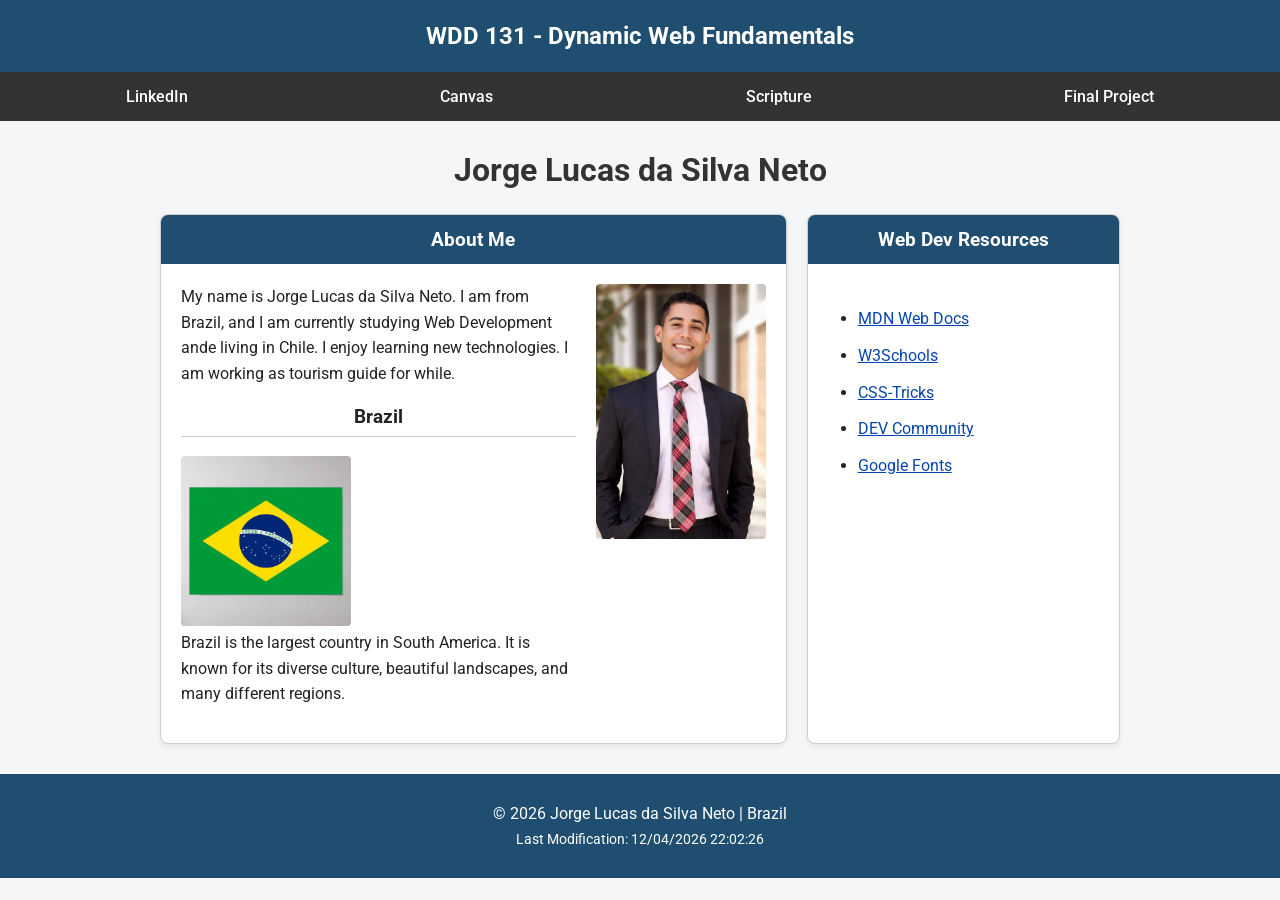
<file: index.html>
<!DOCTYPE html>
<html lang="en">
<head>
    <meta charset="UTF-8">
    <meta name="viewport" content="width=device-width, initial-scale=1.0">
    <title>WDD 131 - Dynamic Web Fundamentals - Jorge Lucas da Silva Neto</title>
    <meta name="author" content="Jorge Lucas da Silva Neto">
    <meta name="description" content="WDD 131 - Dynamic Web Fundamentals. Web development portfolio and assignments.">
    <link rel="stylesheet" href="styles/base.css">
    <script src="scripts/getdates.js" defer></script>
    <link rel="preconnect" href="https://fonts.googleapis.com">
    <link rel="preconnect" href="https://fonts.gstatic.com" crossorigin>
    <link href="https://fonts.googleapis.com/css2?family=Roboto:wght@400;500;700&display=swap" rel="stylesheet">
</head>

<body>
    <header>
        <span id="course-title">WDD 131 - Dynamic Web Fundamentals</span>
        <nav>
    <a href="https://www.linkedin.com/in/jorgelucas-data/">LinkedIn</a>
    <a href="https://byupw.instructure.com/">Canvas</a>
    <a href="https://www.churchofjesuschrist.org/study/scriptures">Scripture</a>
    <a href="#">Final Project</a>
        </nav>
    </header>

    <main>
        <h1>Jorge Lucas da Silva Neto</h1>
     <section class="card">
         <h2>About Me</h2>
            <div class="about-content">
                <div class="about-text">
                    <p>
                        My name is Jorge Lucas da Silva Neto. I am from Brazil,
                        and I am currently studying Web Development ande living in Chile. I enjoy
                        learning new technologies. I am working as tourism guide for while. 
                    </p>
                    <h3>Brazil</h3>
                    <img src="images/imagebrasil.jpg" alt="Flag of Brazil">
                    <p>
                        Brazil is the largest country in South America. It is
                        known for its diverse culture, beautiful landscapes,
                        and many different regions. 
                    </p>
                </div>
                  <img src="images/profile.jpg" alt="Jorge Lucas da Silva Neto">
            </div>


     </section>

        <section class="card">

            <h2>Web Dev Resources</h2>

            <ul>

                <li>
                    <a href="https://developer.mozilla.org/" target="_blank">
                        MDN Web Docs
                    </a>
                </li>

                <li>
                    <a href="https://www.w3schools.com/" target="_blank">
                        W3Schools
                    </a>
                </li>

                <li>
                    <a href="https://css-tricks.com/" target="_blank">
                        CSS-Tricks
                    </a>
                </li>

                <li>
                    <a href="https://dev.to/" target="_blank">
                        DEV Community
                    </a>
                </li>

                <li>
                    <a href="https://fonts.google.com/" target="_blank">
                        Google Fonts
                    </a>
                </li>

            </ul>
     </section>
    </main>

    <footer>

        <p>
            &copy;
            <span id="currentyear"></span>
            Jorge Lucas da Silva Neto | Brazil
        </p>

        <p id="lastModified"></p>

    </footer>

</body>
</html>
</file>
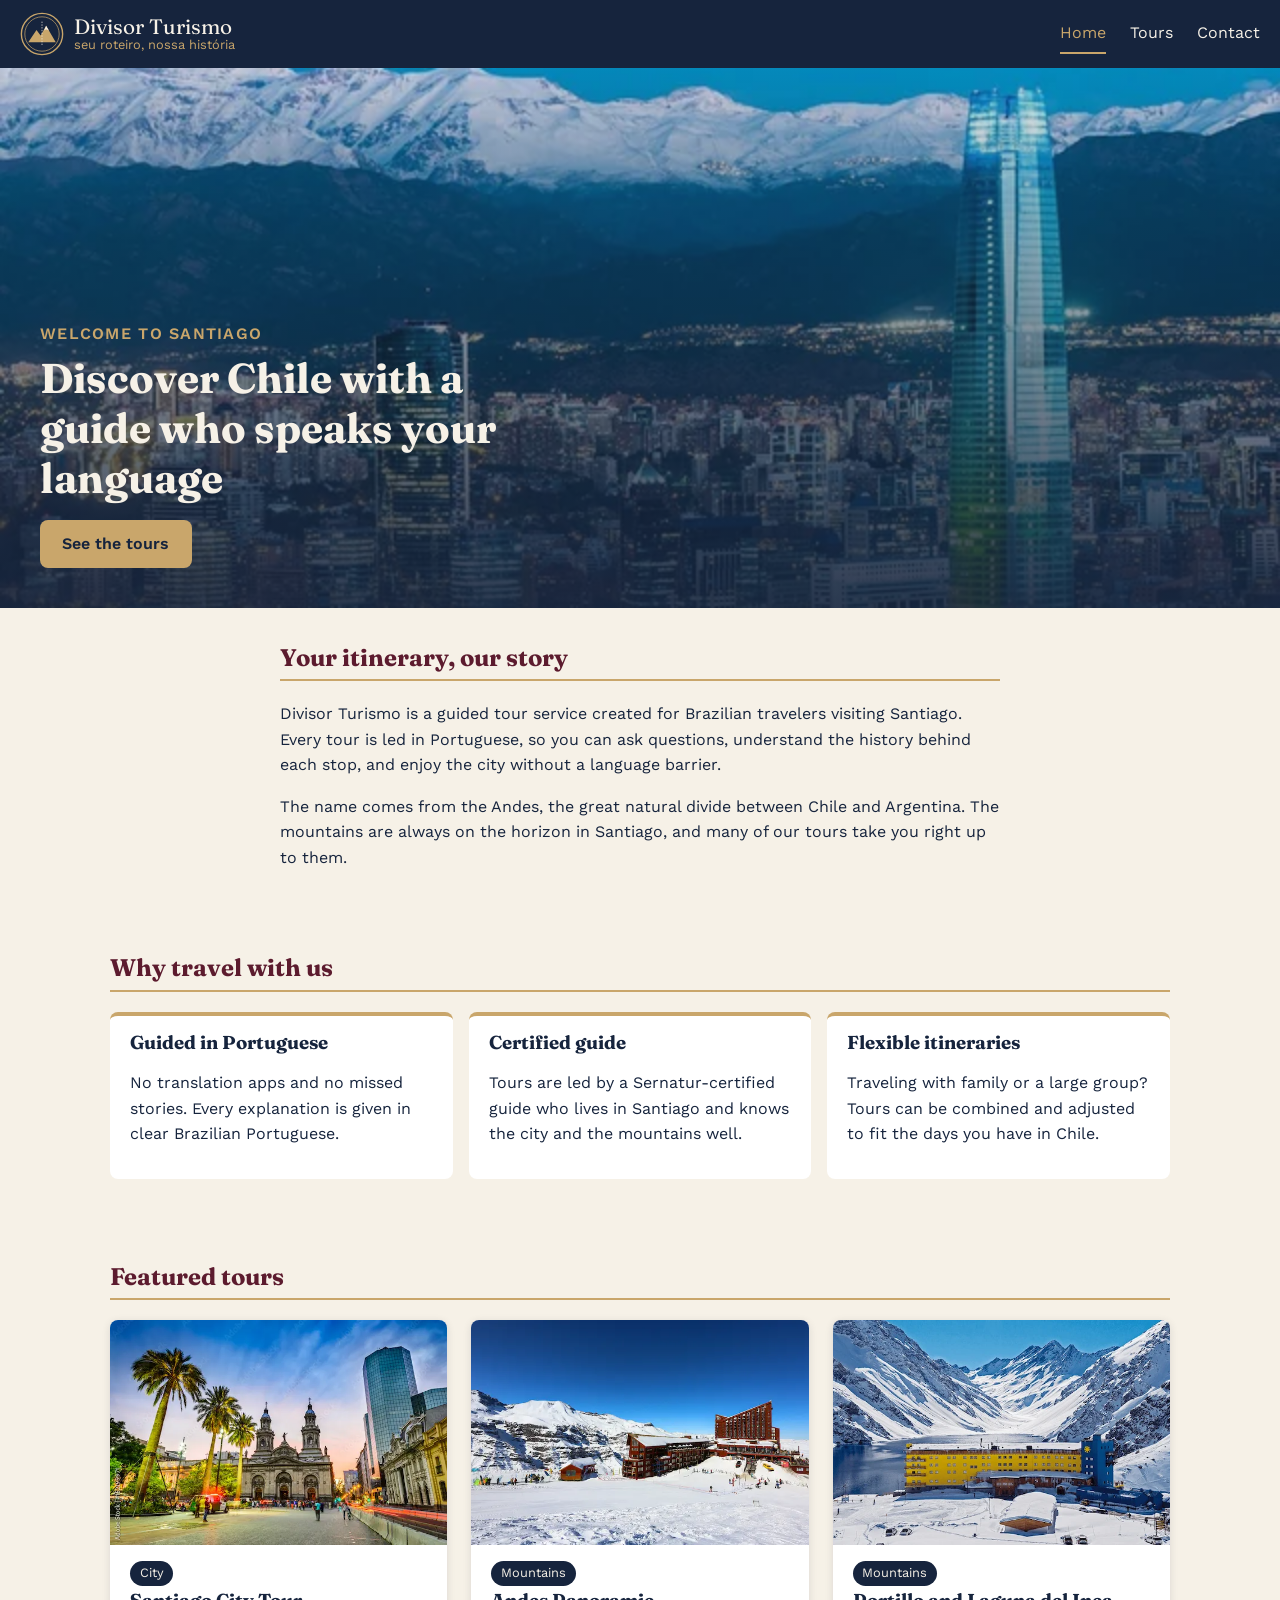
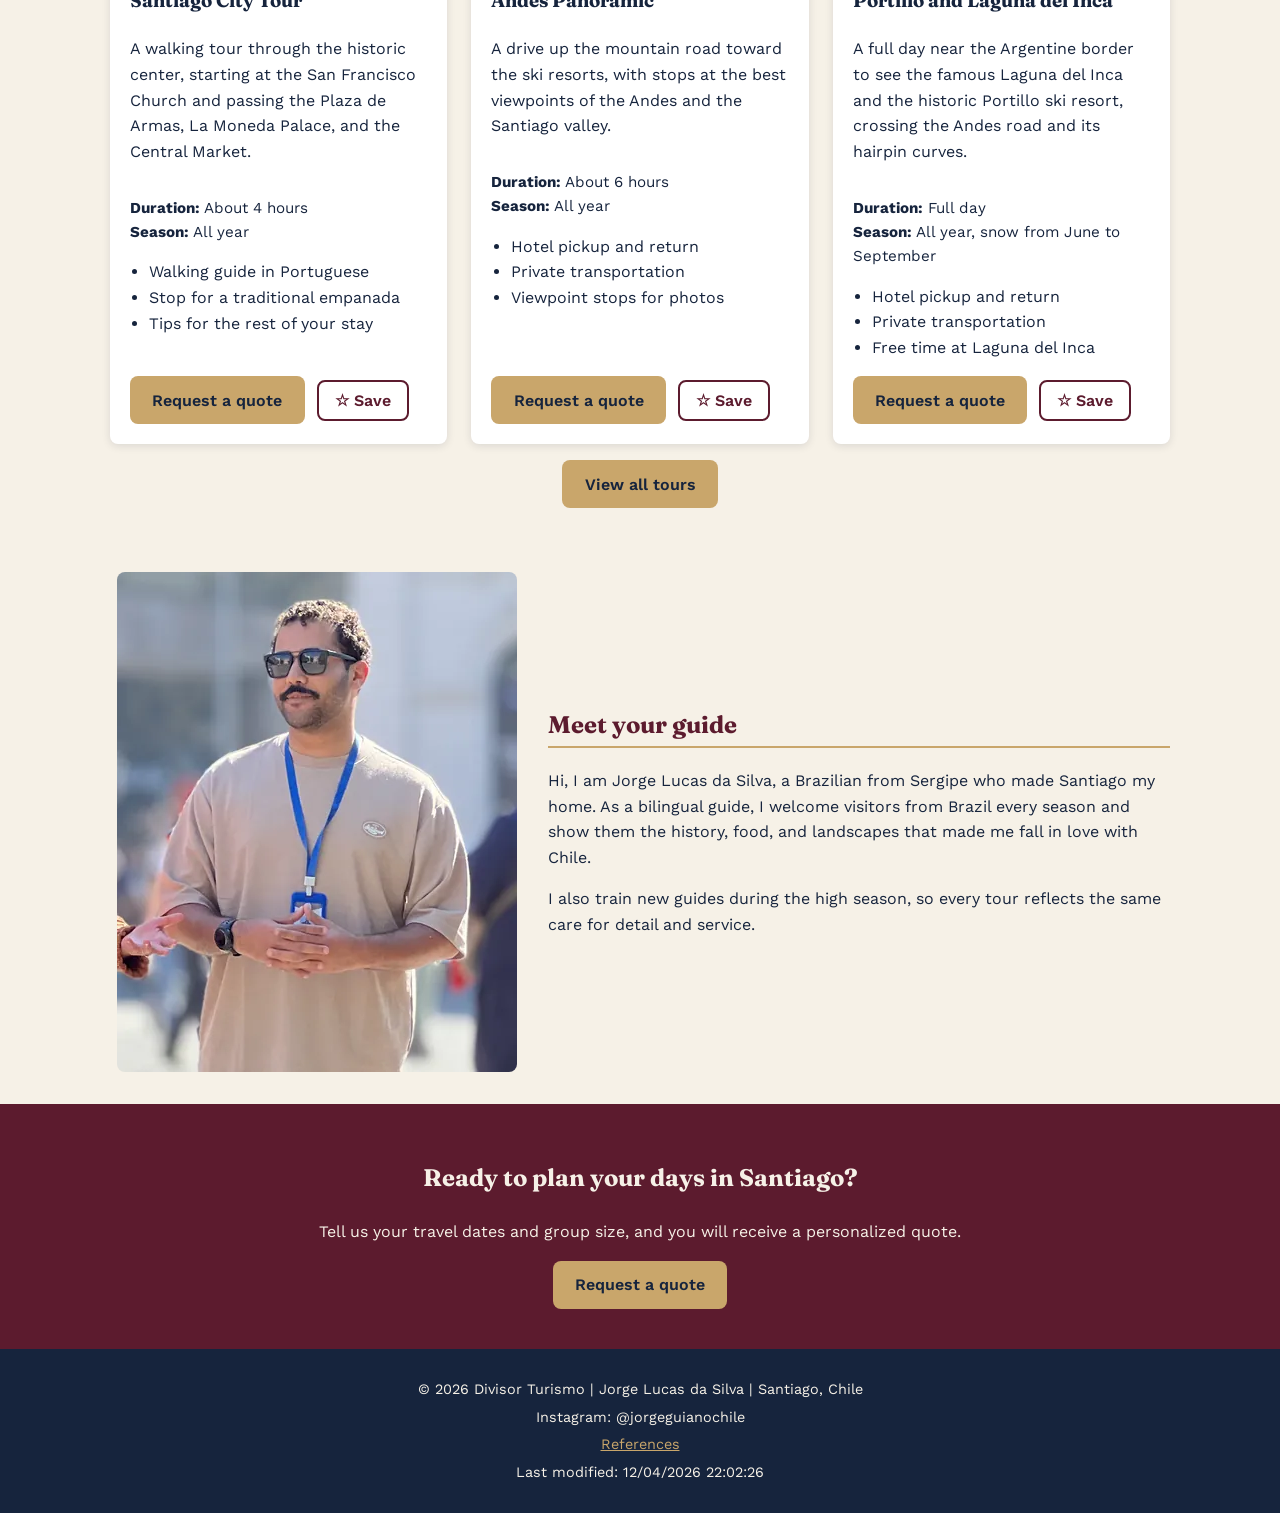
<file: project/index.html>
<!DOCTYPE html>
<html lang="en">
<head>
  <meta charset="UTF-8">
  <meta name="viewport" content="width=device-width, initial-scale=1.0">
  <meta name="description" content="Divisor Turismo offers guided tours in Santiago, Chile, for Brazilian travelers, led by a Sernatur-certified guide who speaks Portuguese.">
  <meta name="author" content="Jorge Lucas da Silva">
  <title>Divisor Turismo | Guided Tours in Santiago, Chile</title>
  <link rel="icon" href="images/logo.svg" type="image/svg+xml">
  <link rel="preconnect" href="https://fonts.googleapis.com">
  <link rel="preconnect" href="https://fonts.gstatic.com" crossorigin>
  <link href="https://fonts.googleapis.com/css2?family=Fraunces:wght@500;700&family=Work+Sans:wght@400;600&display=swap" rel="stylesheet">
  <link rel="stylesheet" href="styles/main.css">
  <script src="scripts/main.js" defer></script>
</head>
<body>

  <header class="site-header">
    <a class="brand" href="index.html">
      <img src="images/logo.svg" alt="" width="44" height="44">
      <span class="brand-text">Divisor Turismo <small>seu roteiro, nossa história</small></span>
    </a>
    <button id="menu-button" class="menu-button" type="button" aria-expanded="false" aria-controls="main-nav" aria-label="Open menu"></button>
    <nav id="main-nav" class="main-nav">
      <a href="index.html" class="active" aria-current="page">Home</a>
      <a href="tours.html">Tours</a>
      <a href="contact.html">Contact</a>
    </nav>
  </header>

  <main>

    <section class="hero">
      <img src="images/hero-santiago.webp" alt="Santiago skyline with the snow-capped Andes in the background" width="1600" height="900" fetchpriority="high">
      <div class="hero-text">
        <p id="greeting" class="eyebrow">Welcome to Santiago</p>
        <h1>Discover Chile with a guide who speaks your language</h1>
        <a class="button" href="tours.html">See the tours</a>
      </div>
    </section>

    <section class="intro wrapper">
      <h2>Your itinerary, our story</h2>
      <p>Divisor Turismo is a guided tour service created for Brazilian travelers visiting Santiago. Every tour is led in Portuguese, so you can ask questions, understand the history behind each stop, and enjoy the city without a language barrier.</p>
      <p>The name comes from the Andes, the great natural divide between Chile and Argentina. The mountains are always on the horizon in Santiago, and many of our tours take you right up to them.</p>
    </section>

    <section class="wrapper">
      <h2>Why travel with us</h2>
      <ul class="benefits">
        <li>
          <h3>Guided in Portuguese</h3>
          <p>No translation apps and no missed stories. Every explanation is given in clear Brazilian Portuguese.</p>
        </li>
        <li>
          <h3>Certified guide</h3>
          <p>Tours are led by a Sernatur-certified guide who lives in Santiago and knows the city and the mountains well.</p>
        </li>
        <li>
          <h3>Flexible itineraries</h3>
          <p>Traveling with family or a large group? Tours can be combined and adjusted to fit the days you have in Chile.</p>
        </li>
      </ul>
    </section>

    <section class="wrapper">
      <h2>Featured tours</h2>
      <div id="featured-tours" class="tour-grid"></div>
      <p class="center"><a class="button" href="tours.html">View all tours</a></p>
    </section>

    <section class="about wrapper">
      <img src="images/jorge.webp" alt="Tour guide Jorge Lucas da Silva in downtown Santiago" width="400" height="500" loading="lazy">
      <div>
        <h2>Meet your guide</h2>
        <p>Hi, I am Jorge Lucas da Silva, a Brazilian from Sergipe who made Santiago my home. As a bilingual guide, I welcome visitors from Brazil every season and show them the history, food, and landscapes that made me fall in love with Chile.</p>
        <p>I also train new guides during the high season, so every tour reflects the same care for detail and service.</p>
      </div>
    </section>

    <section class="cta">
      <h2>Ready to plan your days in Santiago?</h2>
      <p>Tell us your travel dates and group size, and you will receive a personalized quote.</p>
      <a class="button" href="contact.html">Request a quote</a>
    </section>

  </main>

  <footer class="site-footer">
    <p>&copy; <span id="current-year"></span> Divisor Turismo | Jorge Lucas da Silva | Santiago, Chile</p>
    <p>Instagram: @jorgeguianochile</p>
    <p><a href="references.html">References</a></p>
    <p id="last-modified"></p>
  </footer>

</body>
</html>
</file>
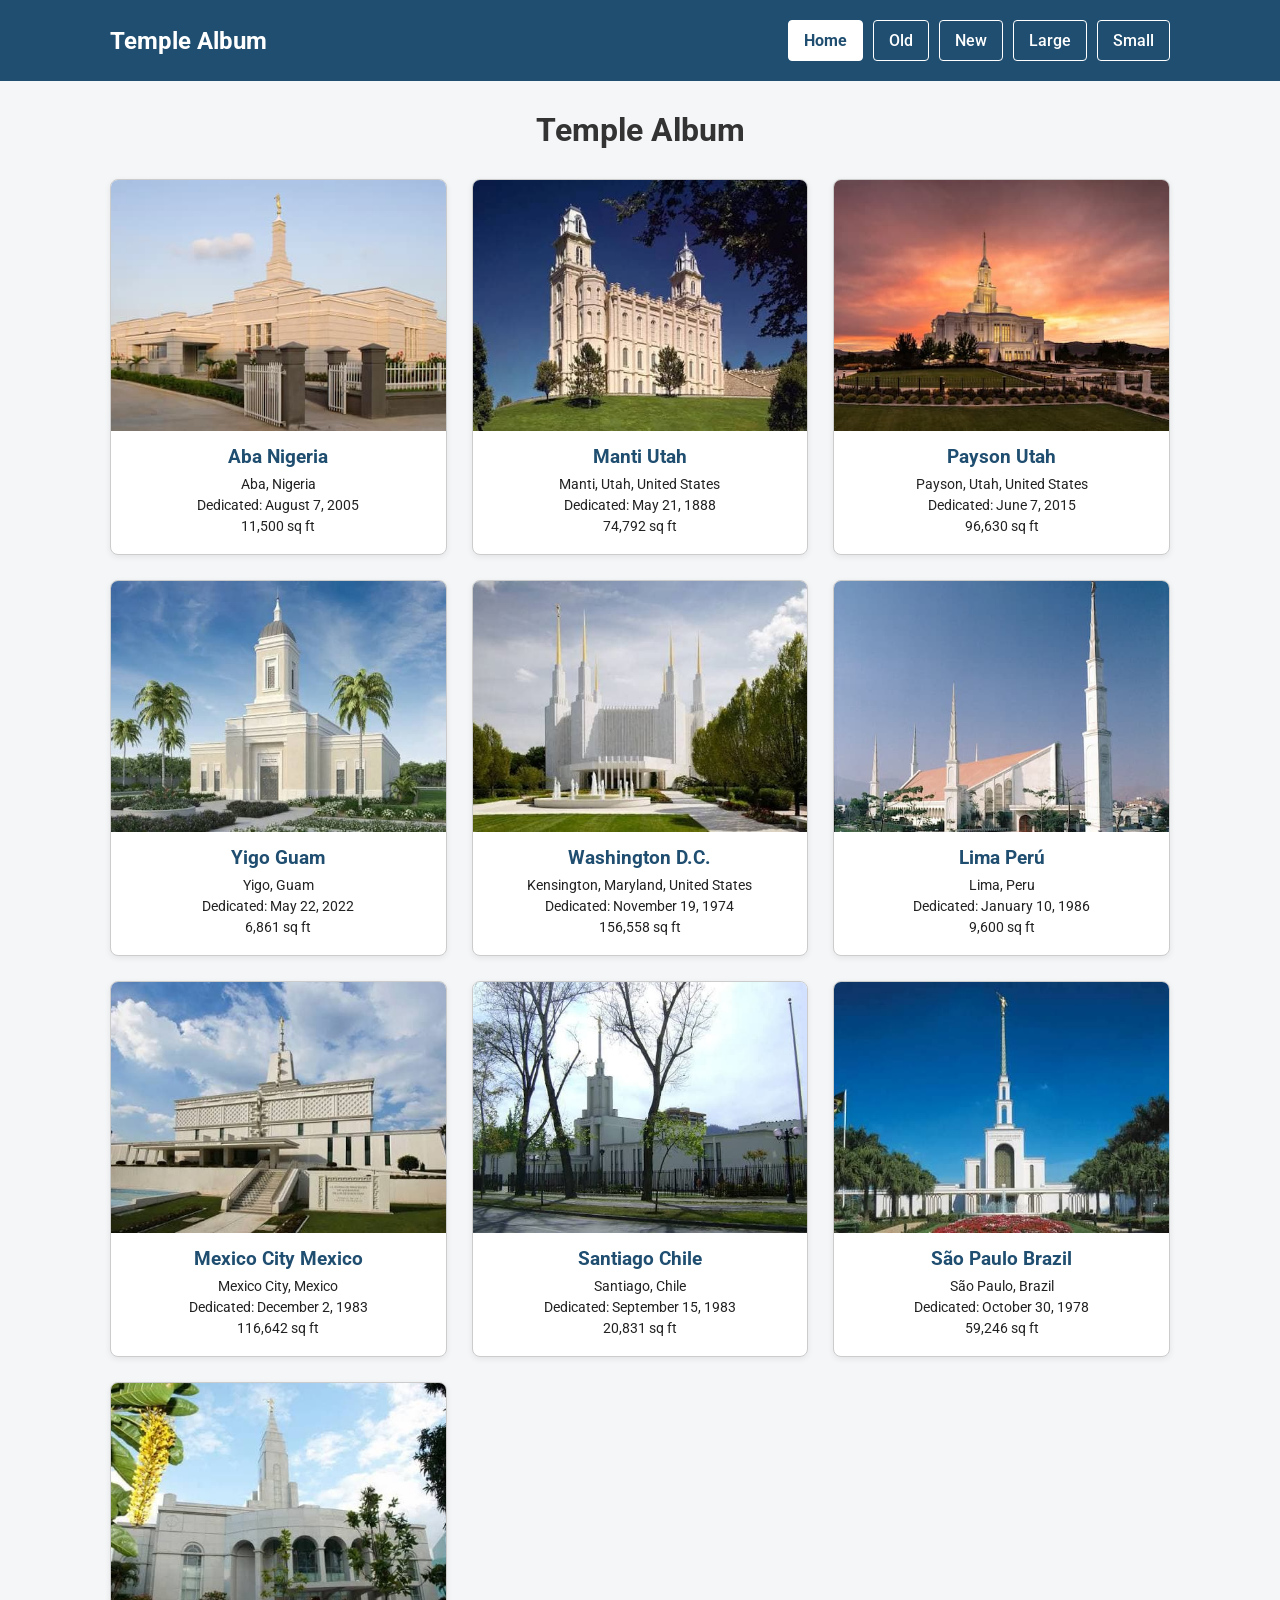
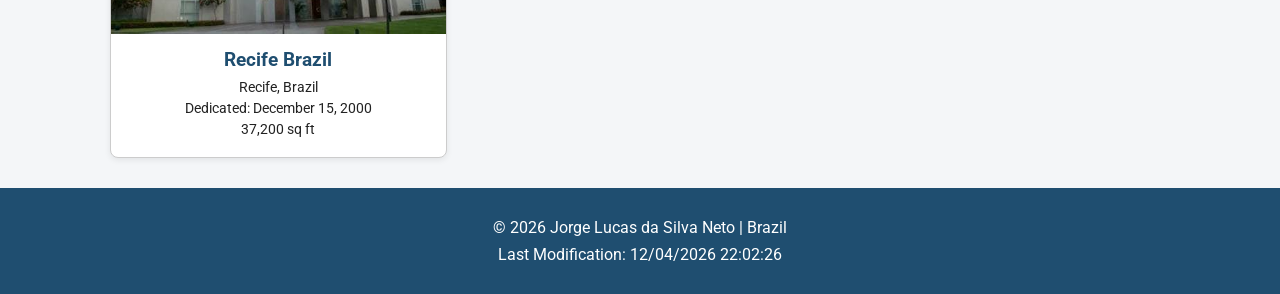
<file: filtered-temples.html>
<!DOCTYPE html>
<html lang="en">

<head>
    <meta charset="UTF-8">
    <meta name="viewport" content="width=device-width, initial-scale=1.0">

    <title>Temple Album | WDD 131</title>

    <meta name="author" content="Jorge Lucas da Silva Neto">
    <meta name="description" content="Enhanced temple picture album with dynamic JavaScript filtering for WDD 131.">

    <link rel="preconnect" href="https://fonts.googleapis.com">
    <link rel="preconnect" href="https://fonts.gstatic.com" crossorigin>
    <link
        href="https://fonts.googleapis.com/css2?family=Roboto:wght@400;500;700&display=swap"
        rel="stylesheet">

    <link rel="stylesheet" href="styles/filtered-temples.css">

    <script src="scripts/filtered-temples.js" defer></script>
</head>

<body>

    <header>
        <div class="header-container">
            <span class="site-title">Temple Album</span>

            <button
                id="menu-button"
                class="menu-button"
                type="button"
                aria-label="Open navigation menu"
                aria-expanded="false">
                ☰
            </button>

            <nav id="navigation">
                <a href="#" class="filter-btn active" data-filter="home">Home</a>
                <a href="#" class="filter-btn" data-filter="old">Old</a>
                <a href="#" class="filter-btn" data-filter="new">New</a>
                <a href="#" class="filter-btn" data-filter="large">Large</a>
                <a href="#" class="filter-btn" data-filter="small">Small</a>
            </nav>
        </div>
    </header>

    <main>

        <h1>Temple Album</h1>

        <section class="temple-grid" id="temple-grid">
           
        </section>

    </main>

    <footer>
        <p>&copy; <span id="currentyear"></span> Jorge Lucas da Silva Neto | Brazil</p>
        <p id="lastModified"></p>
    </footer>

</body>

</html>
</file>
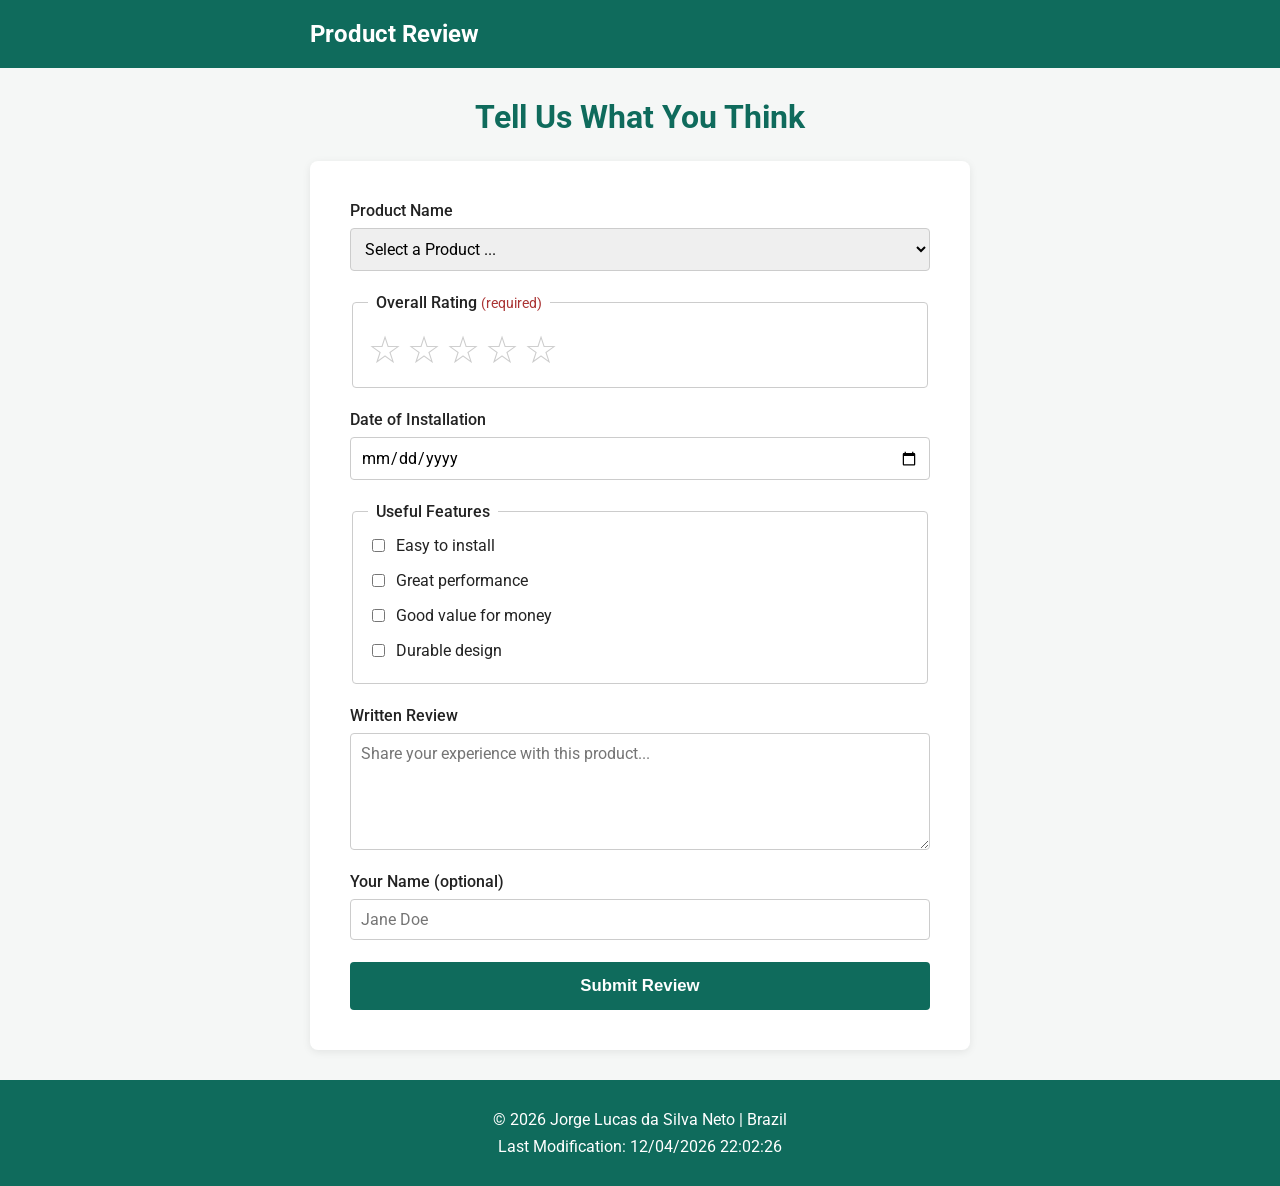
<file: form.html>
<!DOCTYPE html>
<html lang="en">

<head>
    <meta charset="UTF-8">
    <meta name="viewport" content="width=device-width, initial-scale=1.0">

    <title>Product Review Form | WDD 131</title>

    <meta name="author" content="Jorge Lucas da Silva Neto">
    <meta name="description" content="Submit a product review with a rating, installation date, and feature feedback.">

    <link rel="preconnect" href="https://fonts.googleapis.com">
    <link rel="preconnect" href="https://fonts.gstatic.com" crossorigin>
    <link
        href="https://fonts.googleapis.com/css2?family=Roboto:wght@400;500;700&display=swap"
        rel="stylesheet">

    <link rel="stylesheet" href="styles/form.css">

    <script src="scripts/form.js" defer></script>
</head>

<body>

    <header>
        <div class="header-container">
            <span class="site-title">Product Review</span>
        </div>
    </header>

    <main>

        <h1>Tell Us What You Think</h1>

        <form action="review.html" method="get" class="review-form">

            <div class="form-group">
                <label for="product-name">Product Name</label>
                <select id="product-name" name="productName" required>
                    <option value="" disabled selected>Select a Product ...</option>
                </select>
            </div>

            <fieldset class="form-group star-rating">
                <legend>Overall Rating <span class="required-note">(required)</span></legend>

                <div class="stars">
                    <input type="radio" id="rating-5" name="rating" value="5" required>
                    <label for="rating-5" title="5 stars">&star;</label>

                    <input type="radio" id="rating-4" name="rating" value="4" required>
                    <label for="rating-4" title="4 stars">&star;</label>

                    <input type="radio" id="rating-3" name="rating" value="3" required>
                    <label for="rating-3" title="3 stars">&star;</label>

                    <input type="radio" id="rating-2" name="rating" value="2" required>
                    <label for="rating-2" title="2 stars">&star;</label>

                    <input type="radio" id="rating-1" name="rating" value="1" required>
                    <label for="rating-1" title="1 star">&star;</label>
                </div>
            </fieldset>

            <div class="form-group">
                <label for="install-date">Date of Installation</label>
                <input type="date" id="install-date" name="installDate" required>
            </div>

            <fieldset class="form-group">
                <legend>Useful Features</legend>

                <div class="checkbox-group">
                    <input type="checkbox" id="feature-easy-install" name="features" value="Easy to install">
                    <label for="feature-easy-install">Easy to install</label>
                </div>

                <div class="checkbox-group">
                    <input type="checkbox" id="feature-performance" name="features" value="Great performance">
                    <label for="feature-performance">Great performance</label>
                </div>

                <div class="checkbox-group">
                    <input type="checkbox" id="feature-value" name="features" value="Good value for money">
                    <label for="feature-value">Good value for money</label>
                </div>

                <div class="checkbox-group">
                    <input type="checkbox" id="feature-durable" name="features" value="Durable design">
                    <label for="feature-durable">Durable design</label>
                </div>
            </fieldset>

            <div class="form-group">
                <label for="written-review">Written Review</label>
                <textarea id="written-review" name="writtenReview" rows="5" placeholder="Share your experience with this product..."></textarea>
            </div>

            <div class="form-group">
                <label for="user-name">Your Name (optional)</label>
                <input type="text" id="user-name" name="userName" placeholder="Jane Doe">
            </div>

            <div class="form-group">
                <input type="submit" value="Submit Review">
            </div>

        </form>

    </main>

    <footer>
        <p>&copy; <span id="currentyear"></span> Jorge Lucas da Silva Neto | Brazil</p>
        <p id="lastModified"></p>
    </footer>

</body>

</html>
</file>
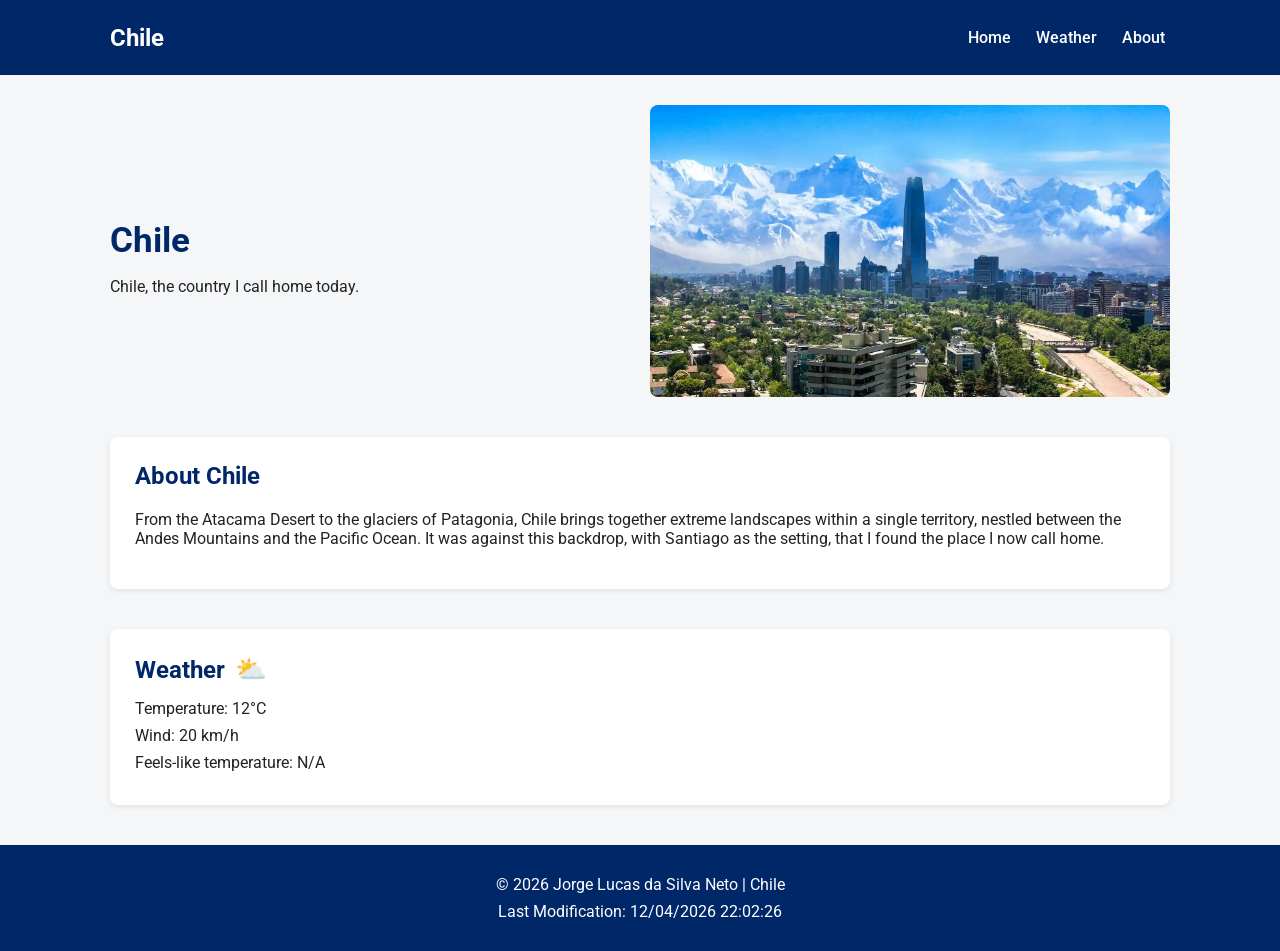
<file: place.html>
<!DOCTYPE html>
<html lang="en">

<head>
    <meta charset="UTF-8">
    <meta name="viewport" content="width=device-width, initial-scale=1.0">

    <title>Chile | WDD 131</title>

    <meta name="author" content="Jorge Lucas da Silva Neto">
    <meta name="description" content="A page about Chile for WDD 131 - Dynamic Web Fundamentals.">

    <link rel="preconnect" href="https://fonts.googleapis.com">
    <link rel="preconnect" href="https://fonts.gstatic.com" crossorigin>
    <link
        href="https://fonts.googleapis.com/css2?family=Roboto:wght@400;500;700&display=swap"
        rel="stylesheet">

    <link rel="stylesheet" href="styles/place.css">

    <script src="scripts/place.js" defer></script>
</head>

<body>

    <header>
        <div class="header-container">
            <span class="site-title">Chile</span>
            <nav>
                <a href="place.html">Home</a>
                <a href="#weather">Weather</a>
                <a href="#about">About</a>
            </nav>
        </div>
    </header>

    <main>

        <section class="hero">
            <div class="hero-text">
                <h1>Chile</h1>
                <p>Chile, the country I call home today.</p>
            </div>

            <img
                class="hero-image"
                src="images/santiagohome-desktop.webp"
                srcset="images/santiagohome-mobile.webp 720w, images/santiagohome-desktop.webp 1600w"
                sizes="100vw"
                alt="View of Santiago, Chile">
        </section>

        <section id="about" class="about">
            <h2>About Chile</h2>
            <p>
                From the Atacama Desert to the glaciers of Patagonia, Chile brings together
                extreme landscapes within a single territory, nestled between the Andes
                Mountains and the Pacific Ocean. It was against this backdrop, with Santiago
                as the setting, that I found the place I now call home.
            </p>
        </section>

        <section id="weather" class="weather">
            <div class="weather-heading">
                <h2>Weather</h2>
                <img class="weather-icon-mobile" src="images/weather-icon.svg" alt="" aria-hidden="true">
            </div>

            <div class="weather-details">
                <p>Temperature: <span id="temperature">12</span>°C</p>
                <p>Wind: <span id="wind-speed">20</span> km/h</p>
                <p>Feels-like temperature: <span id="wind-chill">--</span></p>
            </div>
        </section>

    </main>

    <footer>
        <p>&copy; <span id="currentyear"></span> Jorge Lucas da Silva Neto | Chile</p>
        <p id="lastModified"></p>
    </footer>

</body>

</html>
</file>
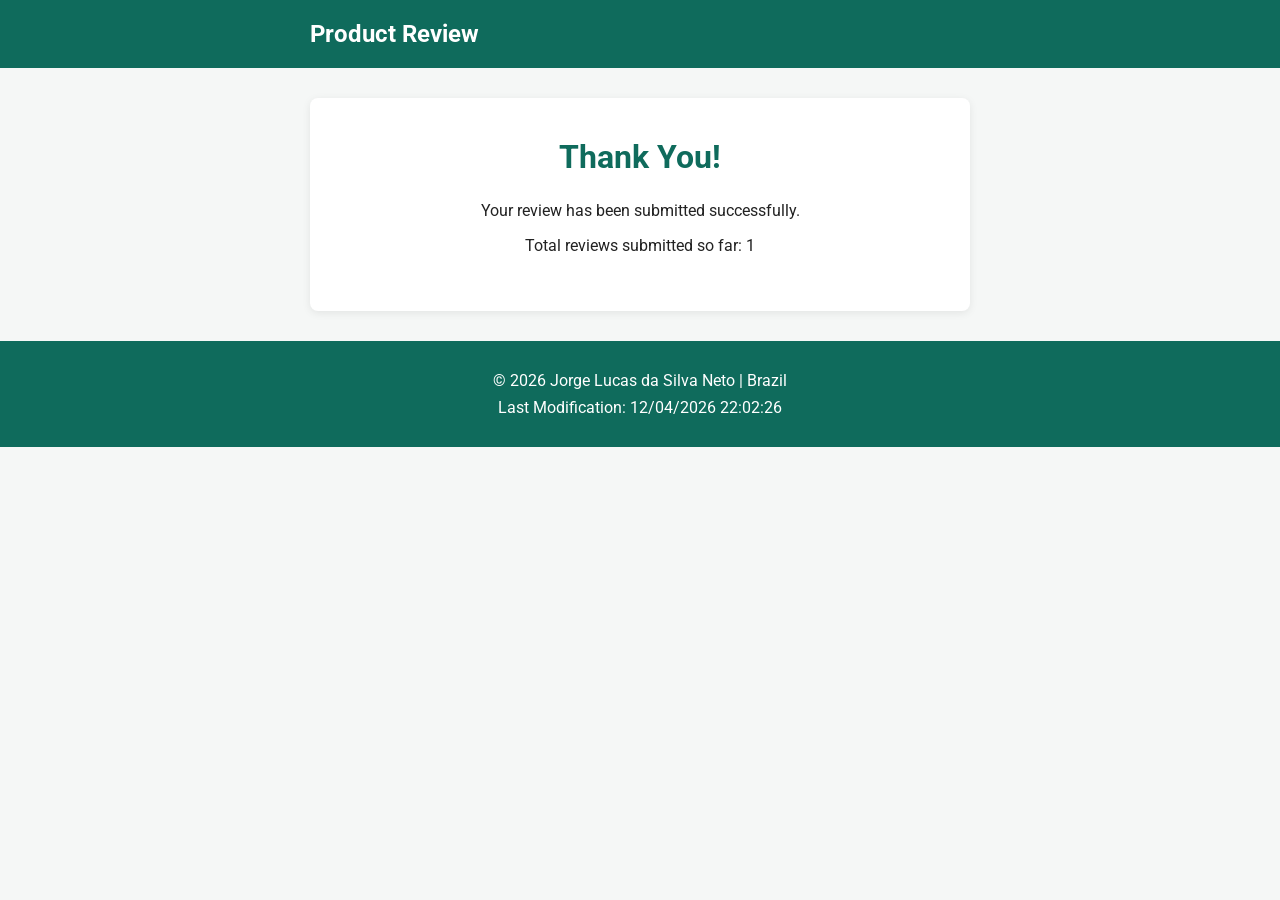
<file: review.html>
<!DOCTYPE html>
<html lang="en">

<head>
    <meta charset="UTF-8">
    <meta name="viewport" content="width=device-width, initial-scale=1.0">

    <title>Review Submitted | WDD 131</title>

    <meta name="author" content="Jorge Lucas da Silva Neto">
    <meta name="description" content="Confirmation page for a submitted product review.">

    <link rel="preconnect" href="https://fonts.googleapis.com">
    <link rel="preconnect" href="https://fonts.gstatic.com" crossorigin>
    <link
        href="https://fonts.googleapis.com/css2?family=Roboto:wght@400;500;700&display=swap"
        rel="stylesheet">

    <link rel="stylesheet" href="styles/form.css">

    <script src="scripts/review.js" defer></script>
</head>

<body>

    <header>
        <div class="header-container">
            <span class="site-title">Product Review</span>
        </div>
    </header>

    <main>

        <div class="confirmation-card">
            <h1>Thank You!</h1>
            <p>Your review has been submitted successfully.</p>
            <p>Total reviews submitted so far: <span id="review-count"></span></p>
        </div>

    </main>

    <footer>
        <p>&copy; <span id="currentyear"></span> Jorge Lucas da Silva Neto | Brazil</p>
        <p id="lastModified"></p>
    </footer>

</body>

</html>
</file>
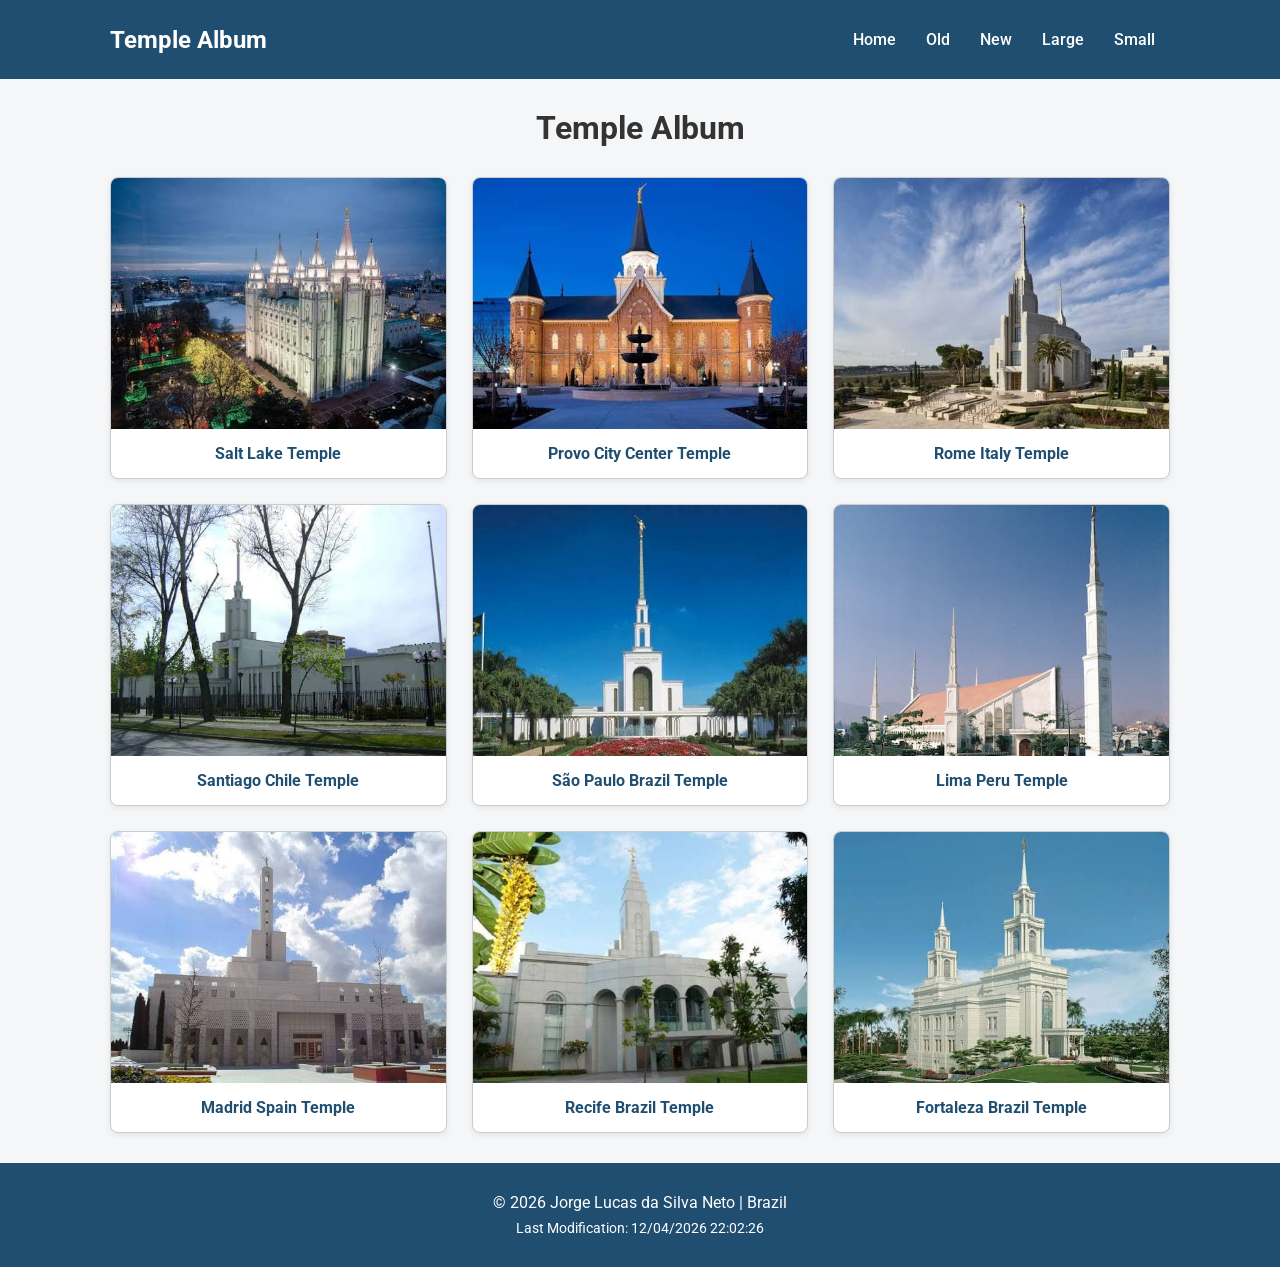
<file: temples.html>
<!DOCTYPE html>
<html lang="en">

<head>
    <meta charset="UTF-8">
    <meta name="viewport" content="width=device-width, initial-scale=1.0">

    <title>Temple Album | WDD 131</title>

    <meta name="author" content="Jorge Lucas da Silva Neto">
    <meta name="description" content="Temple Album for WDD 131 - Dynamic Web Fundamentals.">

    <!-- Google Fonts -->
    <link rel="preconnect" href="https://fonts.googleapis.com">
    <link rel="preconnect" href="https://fonts.gstatic.com" crossorigin>
    <link
        href="https://fonts.googleapis.com/css2?family=Roboto:wght@400;500;700&display=swap"
        rel="stylesheet">

    <!-- CSS -->
    <link rel="stylesheet" href="styles/temples.css">
    <link rel="stylesheet" href="styles/temples-large.css">

    <!-- JavaScript -->
    <script src="scripts/temples.js" defer></script>
</head>

<body>

    <header>

        <div class="header-container">

            <span class="site-title">Temple Album</span>

            <button
                id="menu-button"
                class="menu-button"
                type="button"
                aria-label="Open navigation menu"
                aria-expanded="false">
                ☰
            </button>

            <nav id="navigation">

                <a href="temples.html">Home</a>
                <a href="#old">Old</a>
                <a href="#new">New</a>
                <a href="#large">Large</a>
                <a href="#small">Small</a>

            </nav>

        </div>

    </header>


    <main>

        <h1>Temple Album</h1>

        <section class="temple-grid">

            <figure>
                <img
                    src="images/salt_lake.jpg"
                    alt="Salt Lake Temple"
                    loading="lazy">
                <figcaption>Salt Lake Temple</figcaption>
            </figure>


            <figure>
                <img
                    src="images/provo.jpg"
                    alt="Provo City Center Temple"
                    loading="lazy">
                <figcaption>Provo City Center Temple</figcaption>
            </figure>


            <figure>
                <img
                    src="images/rome.jpg"
                    alt="Rome Italy Temple"
                    loading="lazy">
                <figcaption>Rome Italy Temple</figcaption>
            </figure>


            <figure>
                <img
                    src="images/santiago.jpg"
                    alt="Santiago Chile Temple"
                    loading="lazy">
                <figcaption>Santiago Chile Temple</figcaption>
            </figure>


            <figure>
                <img
                    src="images/saopaulo.jpg"
                    alt="São Paulo Brazil Temple"
                    loading="lazy">
                <figcaption>São Paulo Brazil Temple</figcaption>
            </figure>


            <figure>
                <img
                    src="images/lima.jpg"
                    alt="Lima Peru Temple"
                    loading="lazy">
                <figcaption>Lima Peru Temple</figcaption>
            </figure>


            <figure>
                <img
                    src="images/madrid.jpg"
                    alt="Madrid Spain Temple"
                    loading="lazy">
                <figcaption>Madrid Spain Temple</figcaption>
            </figure>


            <figure>
                <img
                    src="images/recife.jpg"
                    alt="Recife Brazil Temple"
                    loading="lazy">
                <figcaption>Recife Brazil Temple</figcaption>
            </figure>


            <figure>
                <img
                    src="images/fortaleza.jpg"
                    alt="Fortaleza Brazil Temple"
                    loading="lazy">
                <figcaption>Fortaleza Brazil Temple</figcaption>
            </figure>

        </section>

    </main>


    <footer>

        <p>
            &copy;
            <span id="currentyear"></span>
            Jorge Lucas da Silva Neto | Brazil
        </p>

        <p id="lastModified"></p>

    </footer>

</body>

</html>
</file>
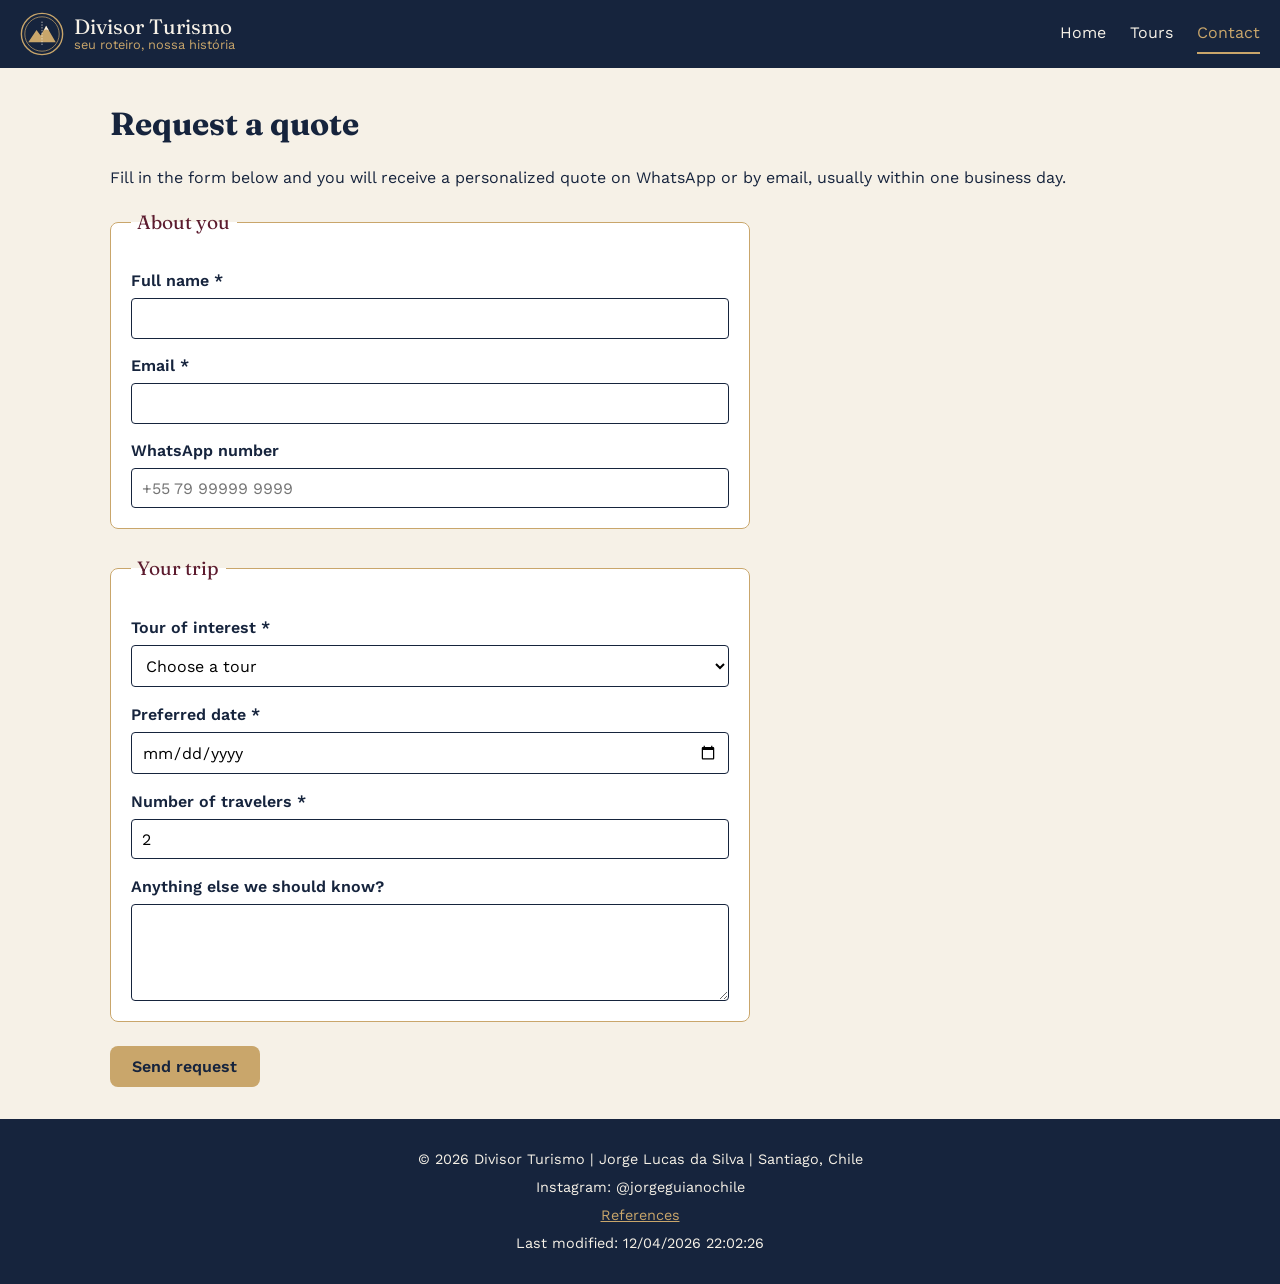
<file: project/contact.html>
<!DOCTYPE html>
<html lang="en">
<head>
  <meta charset="UTF-8">
  <meta name="viewport" content="width=device-width, initial-scale=1.0">
  <meta name="description" content="Request a personalized quote for guided tours in Santiago, Chile, with Divisor Turismo. Share your dates, group size, and preferred tour.">
  <meta name="author" content="Jorge Lucas da Silva">
  <title>Contact | Divisor Turismo</title>
  <link rel="icon" href="images/logo.svg" type="image/svg+xml">
  <link rel="preconnect" href="https://fonts.googleapis.com">
  <link rel="preconnect" href="https://fonts.gstatic.com" crossorigin>
  <link href="https://fonts.googleapis.com/css2?family=Fraunces:wght@500;700&family=Work+Sans:wght@400;600&display=swap" rel="stylesheet">
  <link rel="stylesheet" href="styles/main.css">
  <script src="scripts/main.js" defer></script>
</head>
<body>

  <header class="site-header">
    <a class="brand" href="index.html">
      <img src="images/logo.svg" alt="" width="44" height="44">
      <span class="brand-text">Divisor Turismo <small>seu roteiro, nossa história</small></span>
    </a>
    <button id="menu-button" class="menu-button" type="button" aria-expanded="false" aria-controls="main-nav" aria-label="Open menu"></button>
    <nav id="main-nav" class="main-nav">
      <a href="index.html">Home</a>
      <a href="tours.html">Tours</a>
      <a href="contact.html" class="active" aria-current="page">Contact</a>
    </nav>
  </header>

  <main class="wrapper">

    <h1>Request a quote</h1>
    <p>Fill in the form below and you will receive a personalized quote on WhatsApp or by email, usually within one business day.</p>

    <form class="quote-form" action="thanks.html" method="get">

      <fieldset>
        <legend>About you</legend>

        <label for="full-name">Full name *</label>
        <input type="text" id="full-name" name="name" autocomplete="name" required minlength="2">

        <label for="email">Email *</label>
        <input type="email" id="email" name="email" autocomplete="email" required>

        <label for="phone">WhatsApp number</label>
        <input type="tel" id="phone" name="phone" autocomplete="tel" placeholder="+55 79 99999 9999" pattern="\+?[0-9 ]{8,20}" title="Numbers and spaces only, with an optional + at the start">
      </fieldset>

      <fieldset>
        <legend>Your trip</legend>

        <label for="tour">Tour of interest *</label>
        <select id="tour" name="tour" required>
          <option value="" disabled selected>Choose a tour</option>
        </select>

        <label for="tour-date">Preferred date *</label>
        <input type="date" id="tour-date" name="date" required>

        <label for="group-size">Number of travelers *</label>
        <input type="number" id="group-size" name="travelers" min="1" max="40" value="2" required>

        <label for="message">Anything else we should know?</label>
        <textarea id="message" name="message" rows="4" maxlength="500"></textarea>
      </fieldset>

      <input type="submit" class="button" value="Send request">
    </form>

  </main>

  <footer class="site-footer">
    <p>&copy; <span id="current-year"></span> Divisor Turismo | Jorge Lucas da Silva | Santiago, Chile</p>
    <p>Instagram: @jorgeguianochile</p>
    <p><a href="references.html">References</a></p>
    <p id="last-modified"></p>
  </footer>

</body>
</html>
</file>
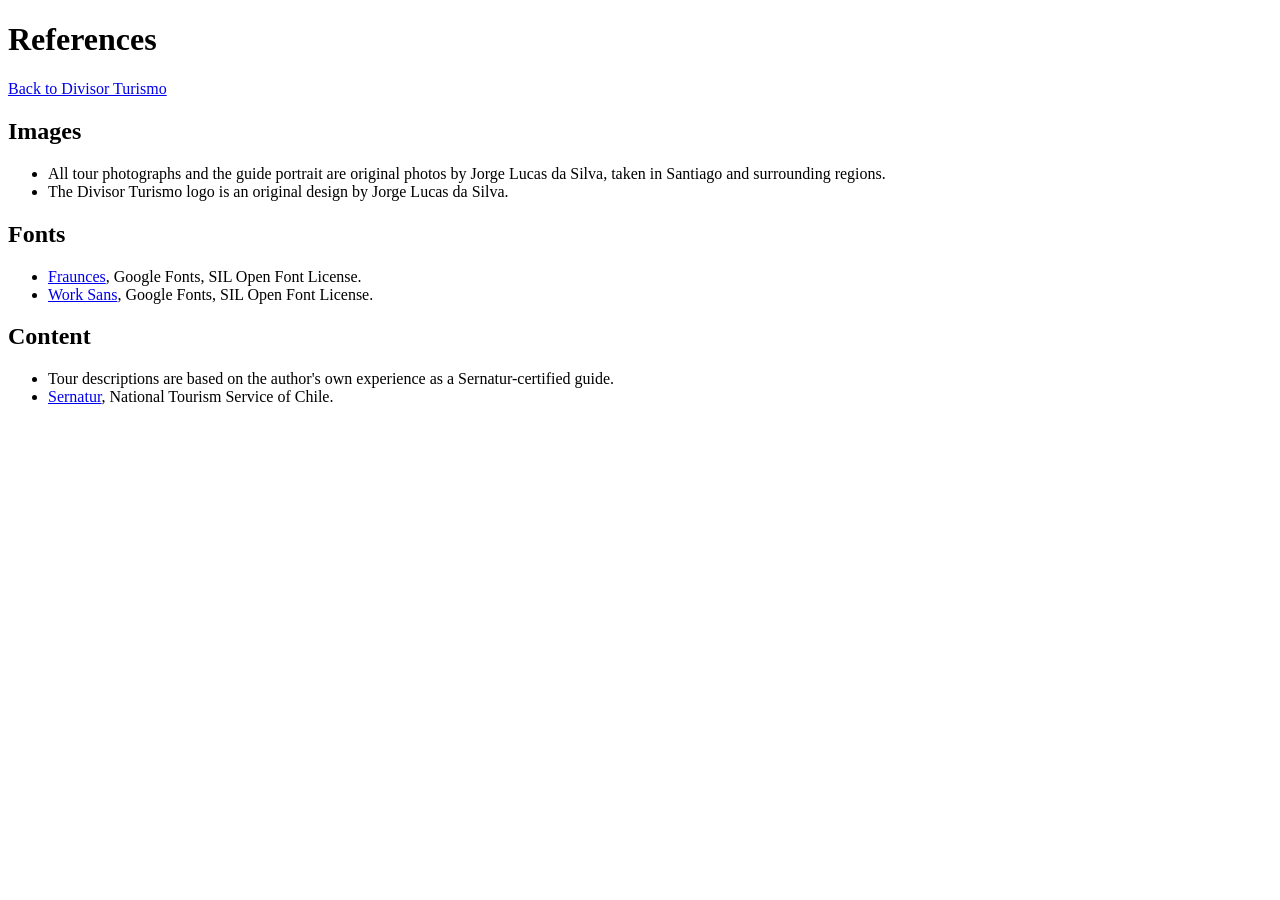
<file: project/references.html>
<!DOCTYPE html>
<html lang="en">
<head>
  <meta charset="UTF-8">
  <meta name="viewport" content="width=device-width, initial-scale=1.0">
  <meta name="description" content="Image, font, and content references used on the Divisor Turismo website.">
  <meta name="author" content="Jorge Lucas da Silva">
  <title>References | Divisor Turismo</title>
</head>
<body>

  <header>
    <h1>References</h1>
    <p><a href="index.html">Back to Divisor Turismo</a></p>
  </header>

  <main>
    <section>
      <h2>Images</h2>
      <ul>
        <li>All tour photographs and the guide portrait are original photos by Jorge Lucas da Silva, taken in Santiago and surrounding regions.</li>
        <li>The Divisor Turismo logo is an original design by Jorge Lucas da Silva.</li>
      </ul>
    </section>

    <section>
      <h2>Fonts</h2>
      <ul>
        <li><a href="https://fonts.google.com/specimen/Fraunces">Fraunces</a>, Google Fonts, SIL Open Font License.</li>
        <li><a href="https://fonts.google.com/specimen/Work+Sans">Work Sans</a>, Google Fonts, SIL Open Font License.</li>
      </ul>
    </section>

    <section>
      <h2>Content</h2>
      <ul>
        <li>Tour descriptions are based on the author's own experience as a Sernatur-certified guide.</li>
        <li><a href="https://www.sernatur.cl/">Sernatur</a>, National Tourism Service of Chile.</li>
      </ul>
    </section>
  </main>

</body>
</html>
</file>
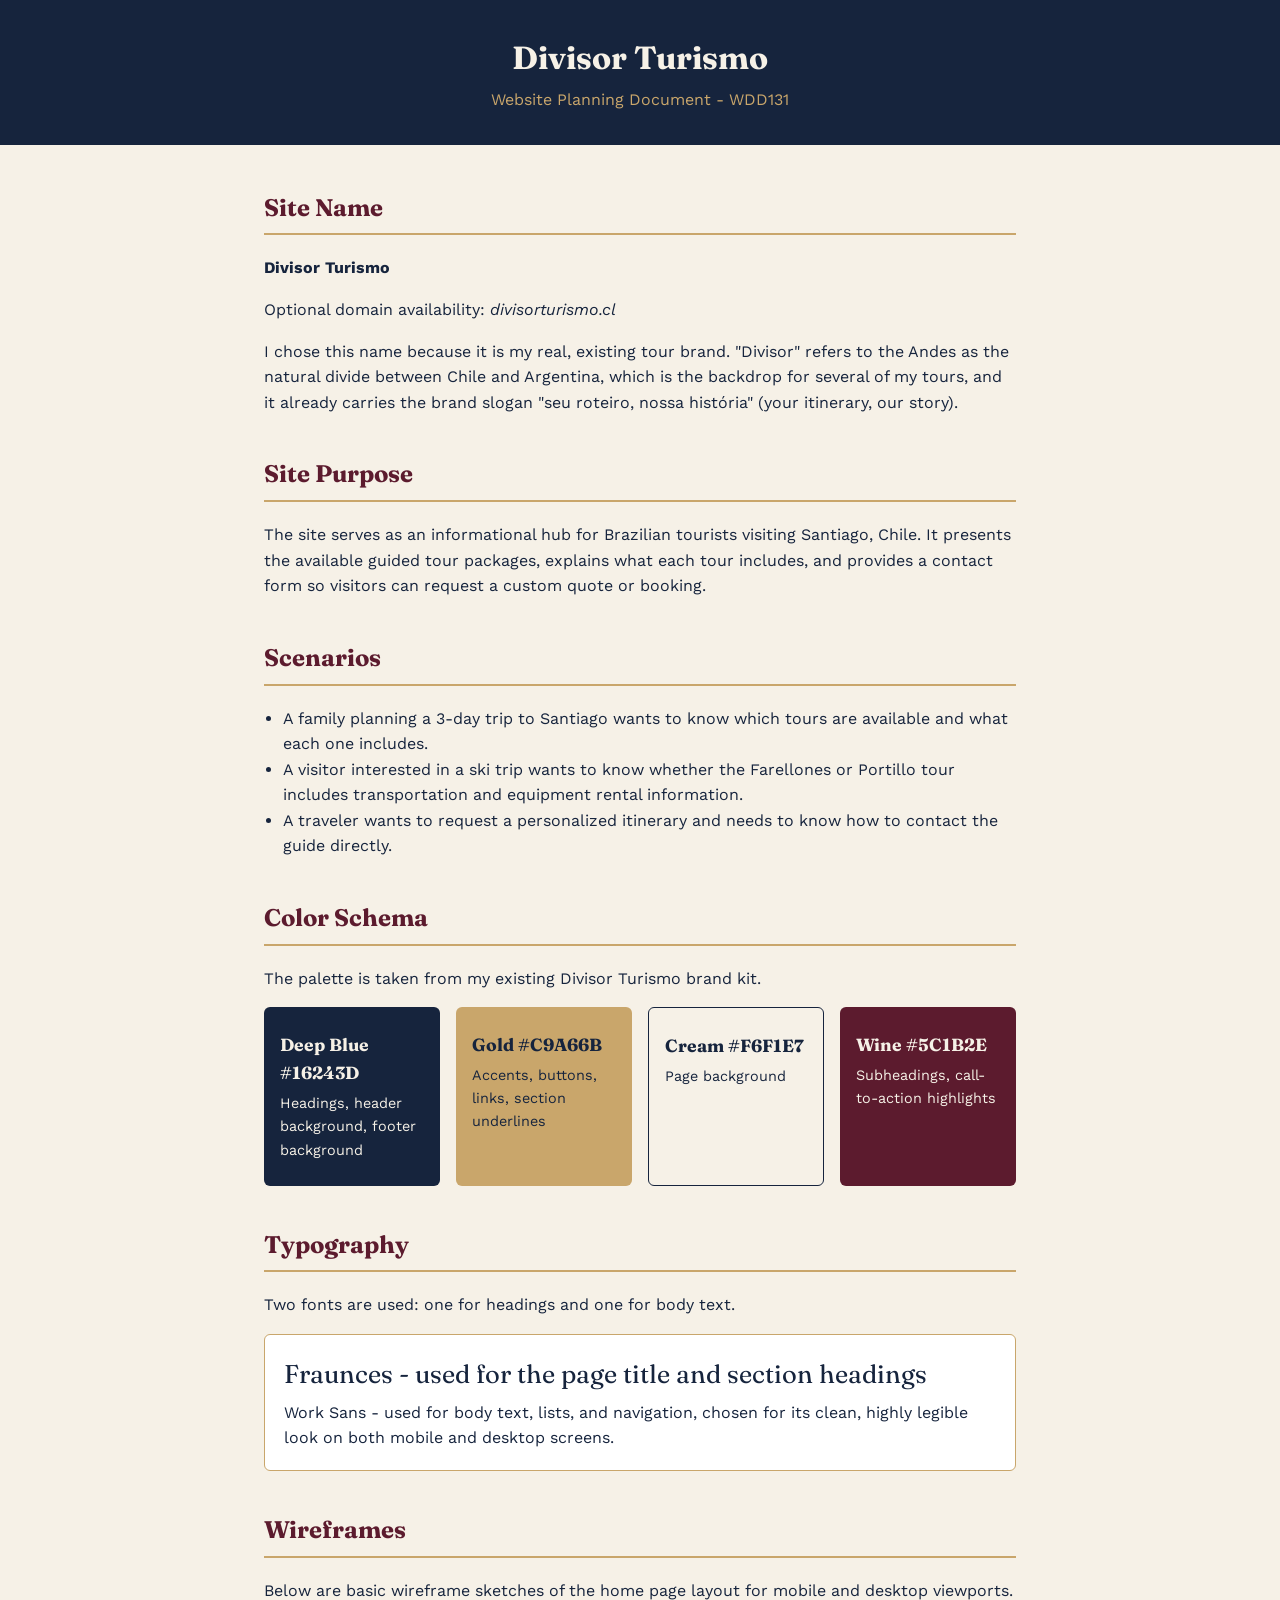
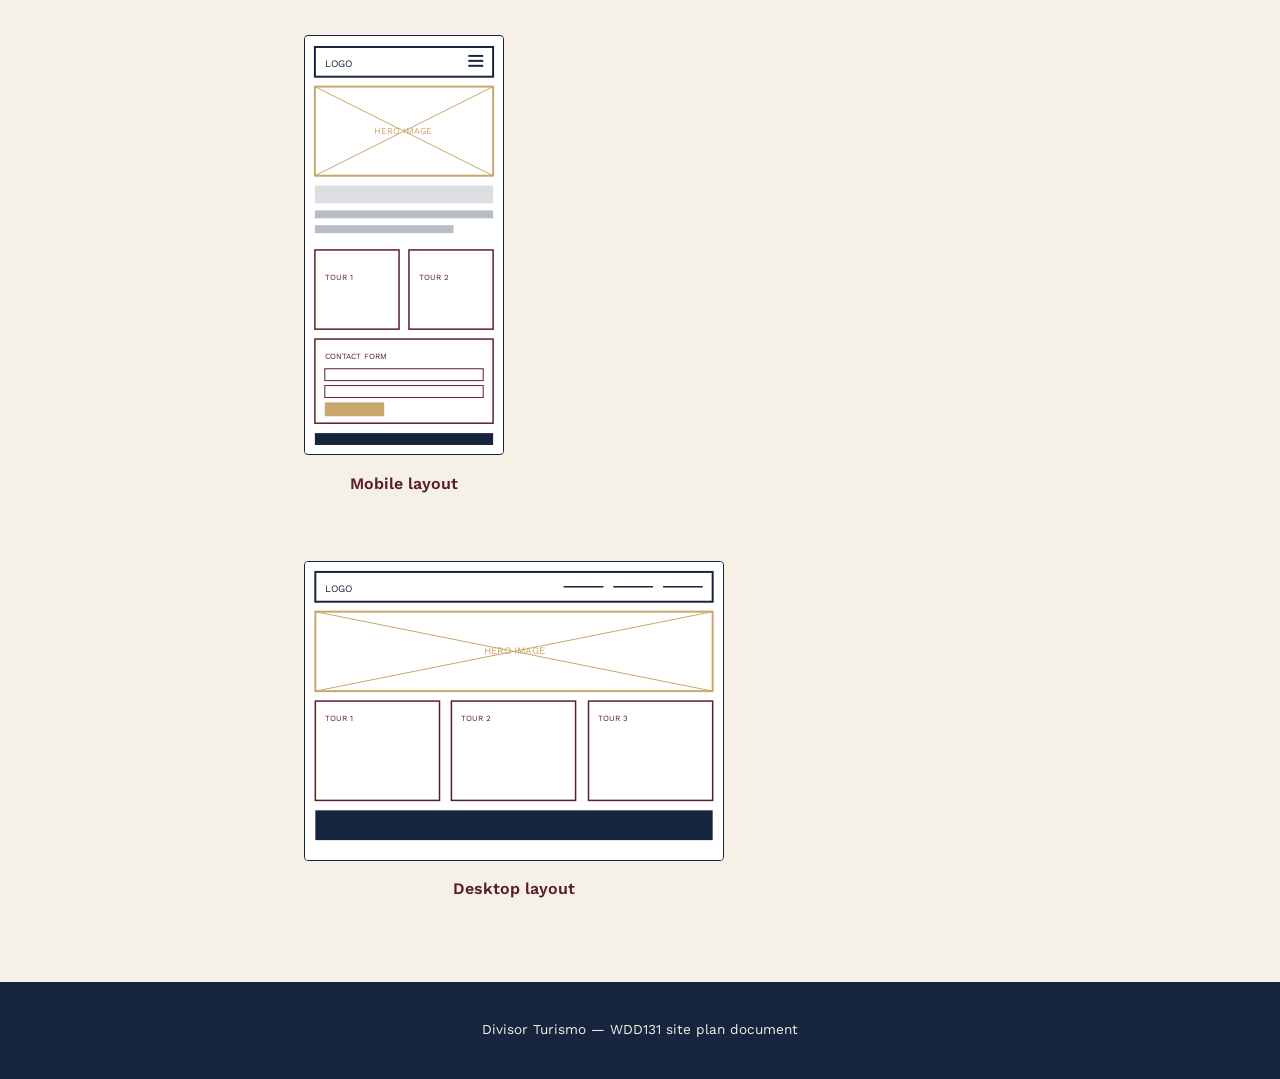
<file: project/siteplan.html>
<!DOCTYPE html>
<html lang="en">
<head>
  <meta charset="UTF-8">
  <meta name="viewport" content="width=device-width, initial-scale=1.0">
  <meta name="description" content="Website planning document for Divisor Turismo, a guided tour service in Santiago, Chile, for Brazilian tourists.">
  <meta name="author" content="Jorge Lucas da Silva">
  <title>Site Plan - Divisor Turismo</title>
  <link rel="preconnect" href="https://fonts.googleapis.com">
  <link rel="preconnect" href="https://fonts.gstatic.com" crossorigin>
  <link href="https://fonts.googleapis.com/css2?family=Fraunces:wght@500;700&family=Work+Sans:wght@400;600&display=swap" rel="stylesheet">
  <link rel="stylesheet" href="styles.css">
</head>
<body>

  <header>
    <h1>Divisor Turismo</h1>
    <p>Website Planning Document - WDD131</p>
  </header>

  <main>

    <section id="site-name">
      <h2>Site Name</h2>
      <p><strong>Divisor Turismo</strong></p>
      <p>Optional domain availability: <em>divisorturismo.cl</em></p>
      <p>I chose this name because it is my real, existing tour brand. "Divisor" refers to the Andes as the natural divide between Chile and Argentina, which is the backdrop for several of my tours, and it already carries the brand slogan "seu roteiro, nossa história" (your itinerary, our story).</p>
    </section>

    <section id="site-purpose">
      <h2>Site Purpose</h2>
      <p>The site serves as an informational hub for Brazilian tourists visiting Santiago, Chile. It presents the available guided tour packages, explains what each tour includes, and provides a contact form so visitors can request a custom quote or booking.</p>
    </section>

    <section id="scenarios">
      <h2>Scenarios</h2>
      <ul>
        <li>A family planning a 3-day trip to Santiago wants to know which tours are available and what each one includes.</li>
        <li>A visitor interested in a ski trip wants to know whether the Farellones or Portillo tour includes transportation and equipment rental information.</li>
        <li>A traveler wants to request a personalized itinerary and needs to know how to contact the guide directly.</li>
      </ul>
    </section>

    <section id="color-schema">
      <h2>Color Schema</h2>
      <p>The palette is taken from my existing Divisor Turismo brand kit.</p>
      <div class="swatches">
        <div class="swatch primary">
          <strong>Deep Blue #16243D</strong>
          Headings, header background, footer background
        </div>
        <div class="swatch accent">
          <strong>Gold #C9A66B</strong>
          Accents, buttons, links, section underlines
        </div>
        <div class="swatch bg">
          <strong>Cream #F6F1E7</strong>
          Page background
        </div>
        <div class="swatch secondary">
          <strong>Wine #5C1B2E</strong>
          Subheadings, call-to-action highlights
        </div>
      </div>
    </section>

    <section id="typography">
      <h2>Typography</h2>
      <p>Two fonts are used: one for headings and one for body text.</p>
      <div class="type-sample">
        <p class="heading-font">Fraunces - used for the page title and section headings</p>
        <p class="body-font">Work Sans - used for body text, lists, and navigation, chosen for its clean, highly legible look on both mobile and desktop screens.</p>
      </div>
    </section>

    <section id="wireframes">
      <h2>Wireframes</h2>
      <p>Below are basic wireframe sketches of the home page layout for mobile and desktop viewports.</p>
      <div class="wireframes">

        <figure class="wireframe-block">
          <svg width="200" height="420" viewBox="0 0 200 420" xmlns="http://www.w3.org/2000/svg">
            <rect x="0" y="0" width="200" height="420" fill="#fff"/>
            <rect x="10" y="10" width="180" height="30" fill="none" stroke="#16243D" stroke-width="2"/>
            <text x="20" y="30" font-size="10" fill="#16243D">LOGO</text>
            <rect x="165" y="18" width="15" height="2" fill="#16243D"/>
            <rect x="165" y="23" width="15" height="2" fill="#16243D"/>
            <rect x="165" y="28" width="15" height="2" fill="#16243D"/>
            <rect x="10" y="50" width="180" height="90" fill="none" stroke="#C9A66B" stroke-width="2"/>
            <line x1="10" y1="50" x2="190" y2="140" stroke="#C9A66B"/>
            <line x1="190" y1="50" x2="10" y2="140" stroke="#C9A66B"/>
            <text x="70" y="98" font-size="9" fill="#C9A66B">HERO IMAGE</text>
            <rect x="10" y="150" width="180" height="18" fill="#16243D" opacity="0.15"/>
            <rect x="10" y="175" width="180" height="8" fill="#16243D" opacity="0.3"/>
            <rect x="10" y="190" width="140" height="8" fill="#16243D" opacity="0.3"/>
            <rect x="10" y="215" width="85" height="80" fill="none" stroke="#5C1B2E" stroke-width="1.5"/>
            <rect x="105" y="215" width="85" height="80" fill="none" stroke="#5C1B2E" stroke-width="1.5"/>
            <text x="20" y="245" font-size="8" fill="#5C1B2E">TOUR 1</text>
            <text x="115" y="245" font-size="8" fill="#5C1B2E">TOUR 2</text>
            <rect x="10" y="305" width="180" height="85" fill="none" stroke="#5C1B2E" stroke-width="1.5"/>
            <text x="20" y="325" font-size="8" fill="#5C1B2E">CONTACT FORM</text>
            <rect x="20" y="335" width="160" height="12" fill="none" stroke="#5C1B2E"/>
            <rect x="20" y="352" width="160" height="12" fill="none" stroke="#5C1B2E"/>
            <rect x="20" y="369" width="60" height="14" fill="#C9A66B"/>
            <rect x="10" y="400" width="180" height="12" fill="#16243D"/>
          </svg>
          <figcaption>Mobile layout</figcaption>
        </figure>

        <figure class="wireframe-block">
          <svg width="420" height="300" viewBox="0 0 420 300" xmlns="http://www.w3.org/2000/svg">
            <rect x="0" y="0" width="420" height="300" fill="#fff"/>
            <rect x="10" y="10" width="400" height="30" fill="none" stroke="#16243D" stroke-width="2"/>
            <text x="20" y="30" font-size="10" fill="#16243D">LOGO</text>
            <line x1="260" y1="25" x2="300" y2="25" stroke="#16243D" stroke-width="1.5"/>
            <line x1="310" y1="25" x2="350" y2="25" stroke="#16243D" stroke-width="1.5"/>
            <line x1="360" y1="25" x2="400" y2="25" stroke="#16243D" stroke-width="1.5"/>
            <rect x="10" y="50" width="400" height="80" fill="none" stroke="#C9A66B" stroke-width="2"/>
            <line x1="10" y1="50" x2="410" y2="130" stroke="#C9A66B"/>
            <line x1="410" y1="50" x2="10" y2="130" stroke="#C9A66B"/>
            <text x="180" y="93" font-size="10" fill="#C9A66B">HERO IMAGE</text>
            <rect x="10" y="140" width="125" height="100" fill="none" stroke="#5C1B2E" stroke-width="1.5"/>
            <rect x="147" y="140" width="125" height="100" fill="none" stroke="#5C1B2E" stroke-width="1.5"/>
            <rect x="285" y="140" width="125" height="100" fill="none" stroke="#5C1B2E" stroke-width="1.5"/>
            <text x="20" y="160" font-size="8" fill="#5C1B2E">TOUR 1</text>
            <text x="157" y="160" font-size="8" fill="#5C1B2E">TOUR 2</text>
            <text x="295" y="160" font-size="8" fill="#5C1B2E">TOUR 3</text>
            <rect x="10" y="250" width="400" height="30" fill="#16243D"/>
          </svg>
          <figcaption>Desktop layout</figcaption>
        </figure>

      </div>
    </section>

  </main>

  <footer>
    <p>Divisor Turismo &mdash; WDD131 site plan document</p>
  </footer>

</body>
</html>
</file>
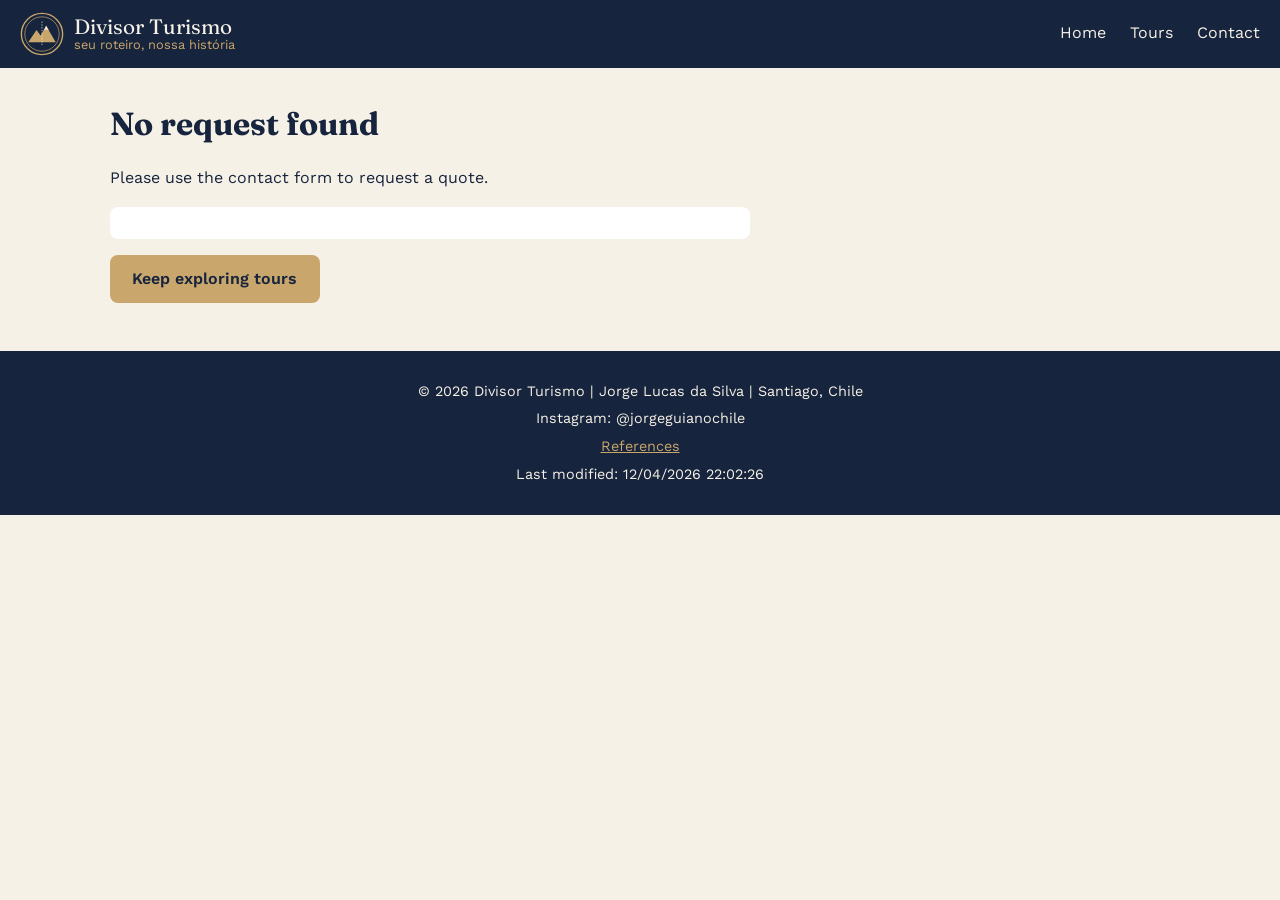
<file: project/thanks.html>
<!DOCTYPE html>
<html lang="en">
<head>
  <meta charset="UTF-8">
  <meta name="viewport" content="width=device-width, initial-scale=1.0">
  <meta name="description" content="Confirmation of your quote request to Divisor Turismo for guided tours in Santiago, Chile.">
  <meta name="author" content="Jorge Lucas da Silva">
  <title>Request Received | Divisor Turismo</title>
  <link rel="icon" href="images/logo.svg" type="image/svg+xml">
  <link rel="preconnect" href="https://fonts.googleapis.com">
  <link rel="preconnect" href="https://fonts.gstatic.com" crossorigin>
  <link href="https://fonts.googleapis.com/css2?family=Fraunces:wght@500;700&family=Work+Sans:wght@400;600&display=swap" rel="stylesheet">
  <link rel="stylesheet" href="styles/main.css">
  <script src="scripts/main.js" defer></script>
</head>
<body>

  <header class="site-header">
    <a class="brand" href="index.html">
      <img src="images/logo.svg" alt="" width="44" height="44">
      <span class="brand-text">Divisor Turismo <small>seu roteiro, nossa história</small></span>
    </a>
    <button id="menu-button" class="menu-button" type="button" aria-expanded="false" aria-controls="main-nav" aria-label="Open menu"></button>
    <nav id="main-nav" class="main-nav">
      <a href="index.html">Home</a>
      <a href="tours.html">Tours</a>
      <a href="contact.html">Contact</a>
    </nav>
  </header>

  <main class="wrapper">

    <h1 id="thanks-title">Thank you!</h1>
    <p>Your request was received. Here is a summary of what you sent:</p>

    <dl id="request-summary" class="summary"></dl>

    <p id="request-count"></p>
    <p><a class="button" href="tours.html">Keep exploring tours</a></p>

  </main>

  <footer class="site-footer">
    <p>&copy; <span id="current-year"></span> Divisor Turismo | Jorge Lucas da Silva | Santiago, Chile</p>
    <p>Instagram: @jorgeguianochile</p>
    <p><a href="references.html">References</a></p>
    <p id="last-modified"></p>
  </footer>

</body>
</html>
</file>
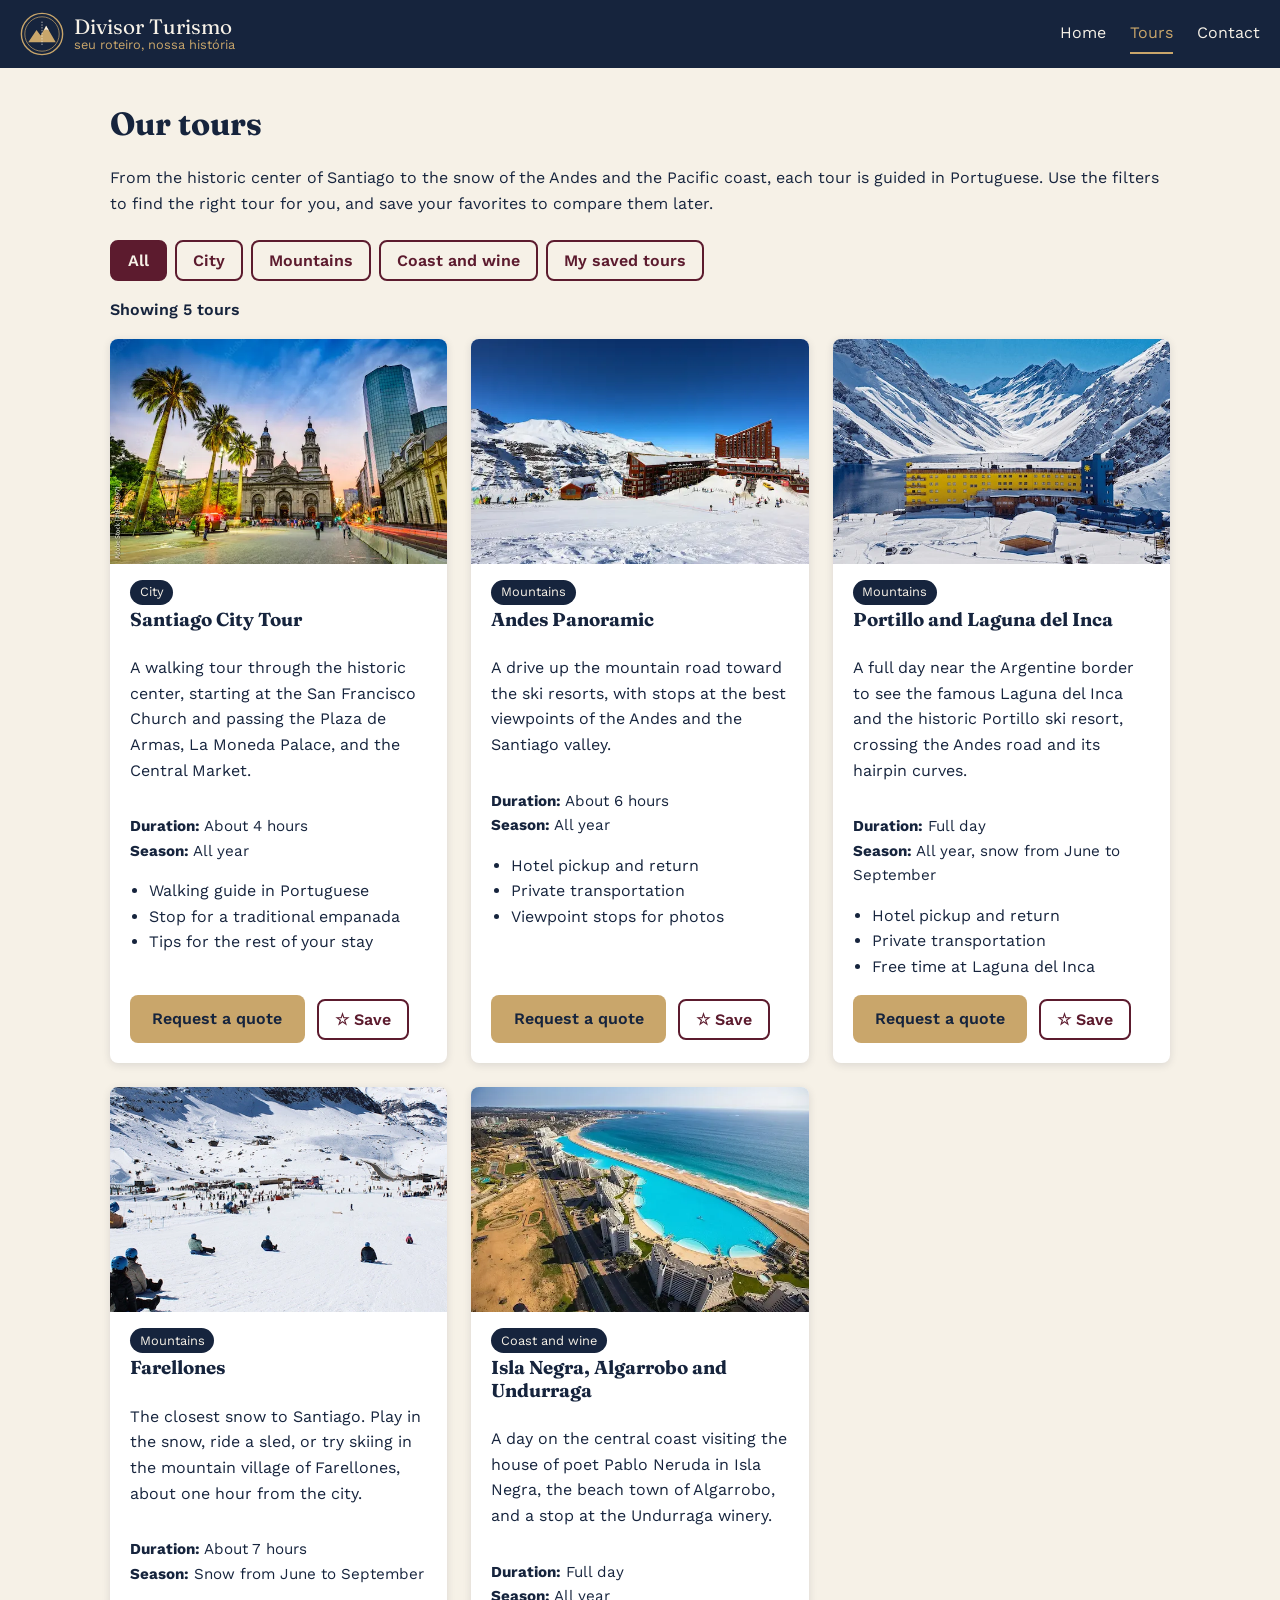
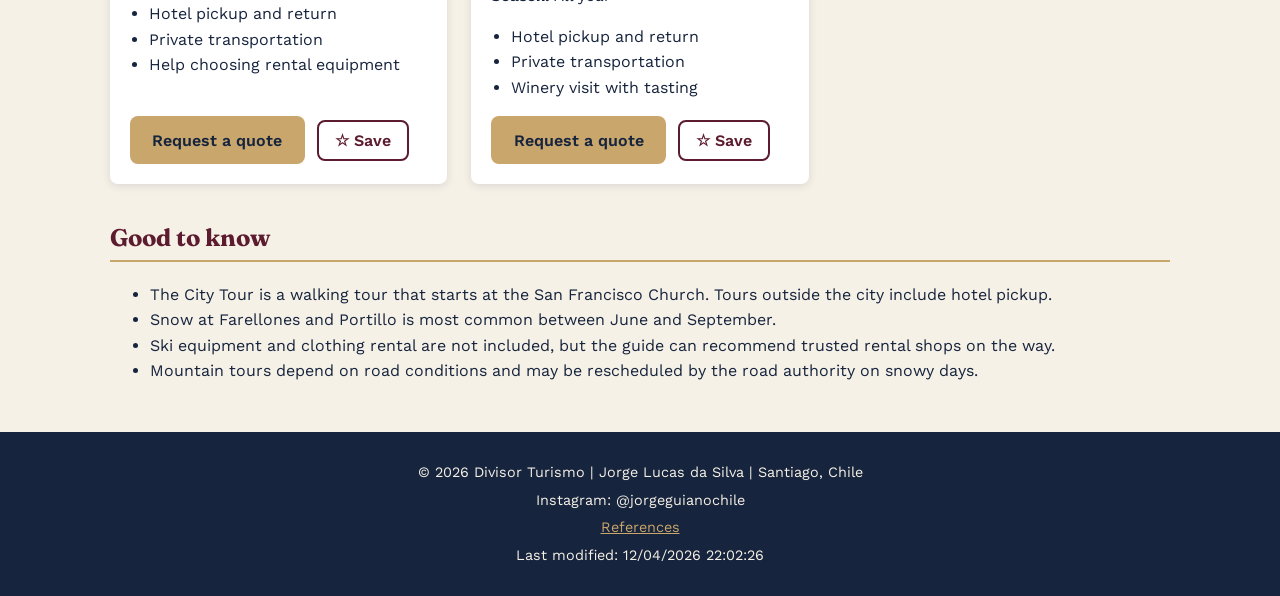
<file: project/tours.html>
<!DOCTYPE html>
<html lang="en">
<head>
  <meta charset="UTF-8">
  <meta name="viewport" content="width=device-width, initial-scale=1.0">
  <meta name="description" content="Browse Divisor Turismo guided tours in Santiago, Chile: city walking tour, Andes viewpoints, Portillo, Farellones, and the coast with a winery visit.">
  <meta name="author" content="Jorge Lucas da Silva">
  <title>Tours | Divisor Turismo</title>
  <link rel="icon" href="images/logo.svg" type="image/svg+xml">
  <link rel="preconnect" href="https://fonts.googleapis.com">
  <link rel="preconnect" href="https://fonts.gstatic.com" crossorigin>
  <link href="https://fonts.googleapis.com/css2?family=Fraunces:wght@500;700&family=Work+Sans:wght@400;600&display=swap" rel="stylesheet">
  <link rel="stylesheet" href="styles/main.css">
  <script src="scripts/main.js" defer></script>
</head>
<body>

  <header class="site-header">
    <a class="brand" href="index.html">
      <img src="images/logo.svg" alt="" width="44" height="44">
      <span class="brand-text">Divisor Turismo <small>seu roteiro, nossa história</small></span>
    </a>
    <button id="menu-button" class="menu-button" type="button" aria-expanded="false" aria-controls="main-nav" aria-label="Open menu"></button>
    <nav id="main-nav" class="main-nav">
      <a href="index.html">Home</a>
      <a href="tours.html" class="active" aria-current="page">Tours</a>
      <a href="contact.html">Contact</a>
    </nav>
  </header>

  <main class="wrapper">

    <h1>Our tours</h1>
    <p>From the historic center of Santiago to the snow of the Andes and the Pacific coast, each tour is guided in Portuguese. Use the filters to find the right tour for you, and save your favorites to compare them later.</p>

    <div class="filters" role="group" aria-label="Filter tours">
      <button type="button" class="filter-button active" data-filter="all" aria-pressed="true">All</button>
      <button type="button" class="filter-button" data-filter="city" aria-pressed="false">City</button>
      <button type="button" class="filter-button" data-filter="mountain" aria-pressed="false">Mountains</button>
      <button type="button" class="filter-button" data-filter="coast" aria-pressed="false">Coast and wine</button>
      <button type="button" class="filter-button" data-filter="saved" aria-pressed="false">My saved tours</button>
    </div>

    <p id="tour-count" class="tour-count" aria-live="polite"></p>
    <div id="tour-list" class="tour-grid"></div>

    <section class="note">
      <h2>Good to know</h2>
      <ul>
        <li>The City Tour is a walking tour that starts at the San Francisco Church. Tours outside the city include hotel pickup.</li>
        <li>Snow at Farellones and Portillo is most common between June and September.</li>
        <li>Ski equipment and clothing rental are not included, but the guide can recommend trusted rental shops on the way.</li>
        <li>Mountain tours depend on road conditions and may be rescheduled by the road authority on snowy days.</li>
      </ul>
    </section>

  </main>

  <footer class="site-footer">
    <p>&copy; <span id="current-year"></span> Divisor Turismo | Jorge Lucas da Silva | Santiago, Chile</p>
    <p>Instagram: @jorgeguianochile</p>
    <p><a href="references.html">References</a></p>
    <p id="last-modified"></p>
  </footer>

</body>
</html>
</file>
<file: styles/base.css>
* {
    box-sizing: border-box;
}


body {
    margin: 0;
    font-family: 'Roboto', sans-serif;
    color: #222;
    background-color: #f4f6f8;
}


header {
    background-color: #1f4e70;
    color: white;
}


#course-title {
    display: block;
    text-align: center;
    padding: 22px 15px;
    font-size: 1.5rem;
    font-weight: 700;
}


nav {
    display: flex;
    justify-content: space-around;
    align-items: center;
    background-color: #333;
}


nav a {
    color: white;
    text-decoration: none;
    padding: 15px 25px;
    font-weight: 500;
    transition: background-color 0.2s ease;
}


nav a:hover {
    background-color: #555;
    text-decoration: underline;
}


main {
    max-width: 1000px;
    margin: 30px auto;
    padding: 0 20px;

    display: grid;
    grid-template-columns: 2fr 1fr;
    gap: 20px;
}


h1 {
    grid-column: 1 / -1;

    margin: 0 0 5px;

    text-align: center;

    color: #333;
}


.card {
    background-color: white;

    border: 1px solid #ccc;
    border-radius: 8px;

    overflow: hidden;

    box-shadow: 0 2px 6px rgba(0, 0, 0, 0.08);
}


.card h2 {
    margin: 0;

    padding: 13px;

    text-align: center;

    background-color: #1f4e70;

    color: white;

    font-size: 1.2rem;
}



.about-content {
    display: grid;

    grid-template-columns: 1fr 170px;

    gap: 20px;

    align-items: start;

    padding: 20px;
}


.about-text p {
    margin-top: 0;

    line-height: 1.6;
}


.about-text h3 {
    margin-top: 20px;

    text-align: center;

    border-bottom: 1px solid #ccc;

    padding-bottom: 8px;
}


.about-content img {
    width: 170px;

    max-width: 100%;

    height: auto;

    border-radius: 4px;
}


.card ul {
    padding: 25px 35px 25px 50px;

    line-height: 1.8;
}


.card li {
    margin-bottom: 8px;
}


.card a {
    color: #0645ad;
}


.card a:hover {
    color: #1f4e70;
}


footer {
    margin-top: 30px;

    padding: 22px;

    text-align: center;

    background-color: #1f4e70;

    color: white;
}


footer p {
    margin: 8px;
}


#lastModified {
    font-size: 0.9rem;
}


@media (max-width: 700px) {

    nav {
        flex-direction: column;
    }

    nav a {
        width: 100%;

        text-align: center;
    }

    main {
        grid-template-columns: 1fr;
    }

    h1 {
        grid-column: 1;
    }

    .about-content {
        grid-template-columns: 1fr;
    }

    .about-content img {
        width: 170px;

        justify-self: center;
    }

}
</file>
<file: project/styles/main.css>
:root {
  --color-primary: #16243D;   
  --color-accent: #C9A66B;    
  --color-bg: #F6F1E7;       
  --color-secondary: #5C1B2E; 
  --color-white: #FFFFFF;
  --font-heading: 'Fraunces', serif;
  --font-body: 'Work Sans', sans-serif;
  --radius: 8px;
}

*,
*::before,
*::after {
  box-sizing: border-box;
}

body {
  margin: 0;
  background-color: var(--color-bg);
  color: var(--color-primary);
  font-family: var(--font-body);
  line-height: 1.6;
}

img {
  display: block;
  max-width: 100%;
  height: auto;
}

h1,
h2,
h3 {
  font-family: var(--font-heading);
  line-height: 1.2;
}

h1 {
  font-size: 2rem;
}

h2 {
  color: var(--color-secondary);
  border-bottom: 2px solid var(--color-accent);
  padding-bottom: 0.4rem;
}

a {
  color: var(--color-secondary);
}

.wrapper {
  max-width: 1100px;
  margin: 0 auto;
  padding: 1rem 1.25rem 2rem;
}

.center {
  text-align: center;
}


.button {
  display: inline-block;
  background-color: var(--color-accent);
  color: var(--color-primary);
  font-family: var(--font-body);
  font-size: 1rem;
  font-weight: 600;
  text-decoration: none;
  padding: 0.7rem 1.4rem;
  border: none;
  border-radius: var(--radius);
  cursor: pointer;
}

.button:hover,
.button:focus-visible {
  background-color: var(--color-primary);
  color: var(--color-bg);
  outline: 2px solid var(--color-accent);
}


.site-header {
  background-color: var(--color-primary);
  display: flex;
  flex-wrap: wrap;
  align-items: center;
  justify-content: space-between;
  padding: 0.75rem 1.25rem;
}

.brand {
  display: flex;
  align-items: center;
  gap: 0.6rem;
  text-decoration: none;
  color: var(--color-bg);
}

.brand-text {
  font-family: var(--font-heading);
  font-size: 1.3rem;
  line-height: 1.1;
}

.brand-text small {
  display: block;
  font-family: var(--font-body);
  font-size: 0.8rem;
  color: var(--color-accent);
}

.menu-button {
  background: none;
  border: 2px solid var(--color-accent);
  border-radius: var(--radius);
  color: var(--color-bg);
  font-size: 1.4rem;
  width: 44px;
  height: 44px;
  cursor: pointer;
}

.menu-button::before {
  content: "\2630";
}

.menu-button[aria-expanded="true"]::before {
  content: "\2715";
}

.main-nav {
  display: none;
  flex-basis: 100%;
  flex-direction: column;
  margin-top: 0.75rem;
}

.main-nav.open {
  display: flex;
}

.main-nav a {
  color: var(--color-bg);
  text-decoration: none;
  padding: 0.75rem 0.5rem;
  border-top: 1px solid rgba(201, 166, 107, 0.3);
}

.main-nav a:hover,
.main-nav a.active {
  color: var(--color-accent);
}


.hero {
  position: relative;
}

.hero img {
  width: 100%;
  height: 60vh;
  min-height: 320px;
  object-fit: cover;
}

.hero-text {
  position: absolute;
  inset: 0;
  display: flex;
  flex-direction: column;
  justify-content: flex-end;
  align-items: flex-start;
  padding: 1.5rem 1.25rem;
  background: linear-gradient(to top, rgba(22, 36, 61, 0.9), rgba(22, 36, 61, 0.1));
  color: var(--color-bg);
}

.hero-text h1 {
  margin: 0 0 1rem;
  max-width: 18ch;
}

.eyebrow {
  margin: 0 0 0.5rem;
  color: var(--color-accent);
  font-weight: 600;
  text-transform: uppercase;
  letter-spacing: 0.08em;
}

.intro {
  max-width: 760px;
}

.benefits {
  list-style: none;
  padding: 0;
  display: grid;
  gap: 1rem;
}

.benefits li {
  background-color: var(--color-white);
  border-top: 4px solid var(--color-accent);
  border-radius: var(--radius);
  padding: 1rem 1.25rem;
}

.benefits h3 {
  margin: 0 0 0.4rem;
}

.about {
  display: grid;
  gap: 1.5rem;
  align-items: center;
}

.about img {
  border-radius: var(--radius);
  margin: 0 auto;
}

.cta {
  background-color: var(--color-secondary);
  color: var(--color-bg);
  text-align: center;
  padding: 2.5rem 1.25rem;
}

.cta h2 {
  color: var(--color-bg);
  border-bottom: none;
}

.tour-grid {
  display: grid;
  gap: 1.5rem;
}

.tour-card {
  background-color: var(--color-white);
  border-radius: var(--radius);
  overflow: hidden;
  box-shadow: 0 2px 8px rgba(22, 36, 61, 0.12);
  display: flex;
  flex-direction: column;
}

.tour-card img {
  width: 100%;
  aspect-ratio: 3 / 2;
  object-fit: cover;
}

.tour-body {
  padding: 1rem 1.25rem 1.25rem;
  display: flex;
  flex-direction: column;
  flex-grow: 1;
}

.tour-body h3 {
  margin: 0.25rem 0 0.5rem;
}

.tag {
  align-self: flex-start;
  margin: 0;
  background-color: var(--color-primary);
  color: var(--color-bg);
  font-size: 0.8rem;
  padding: 0.15rem 0.6rem;
  border-radius: 999px;
}

.meta {
  font-size: 0.95rem;
}

.includes {
  padding-left: 1.2rem;
  margin-top: 0;
}

.card-actions {
  margin-top: auto;
  display: flex;
  flex-wrap: wrap;
  gap: 0.75rem;
  align-items: center;
}

.save-button,
.filter-button {
  background-color: transparent;
  color: var(--color-secondary);
  border: 2px solid var(--color-secondary);
  border-radius: var(--radius);
  font-family: var(--font-body);
  font-size: 1rem;
  font-weight: 600;
  padding: 0.55rem 1rem;
  cursor: pointer;
}

.save-button[aria-pressed="true"],
.filter-button.active,
.save-button:hover,
.filter-button:hover {
  background-color: var(--color-secondary);
  color: var(--color-bg);
}

.filters {
  display: flex;
  flex-wrap: wrap;
  gap: 0.5rem;
  margin: 1.5rem 0 0.5rem;
}

.tour-count {
  font-weight: 600;
}

.empty {
  background-color: var(--color-white);
  border-left: 4px solid var(--color-accent);
  padding: 1rem;
}

.note {
  margin-top: 2.5rem;
}

/* ---------- Form ---------- */
.quote-form {
  max-width: 640px;
}

.quote-form fieldset {
  background-color: var(--color-white);
  border: 1px solid var(--color-accent);
  border-radius: var(--radius);
  margin: 0 0 1.5rem;
  padding: 1rem 1.25rem 1.25rem;
}

.quote-form legend {
  font-family: var(--font-heading);
  font-size: 1.2rem;
  color: var(--color-secondary);
  padding: 0 0.4rem;
}

.quote-form label {
  display: block;
  margin-top: 0.9rem;
  font-weight: 600;
}

.quote-form input:not([type="submit"]),
.quote-form select,
.quote-form textarea {
  display: block;
  width: 100%;
  margin-top: 0.3rem;
  padding: 0.6rem;
  font-family: var(--font-body);
  font-size: 1rem;
  border: 1px solid var(--color-primary);
  border-radius: 4px;
  background-color: var(--color-white);
}

.quote-form input:focus,
.quote-form select:focus,
.quote-form textarea:focus {
  outline: 3px solid var(--color-accent);
}

.summary {
  background-color: var(--color-white);
  border-radius: var(--radius);
  padding: 1rem 1.25rem;
  max-width: 640px;
}

.summary dt {
  font-weight: 600;
  color: var(--color-secondary);
}

.summary dd {
  margin: 0 0 0.6rem;
}

.site-footer {
  background-color: var(--color-primary);
  color: var(--color-bg);
  text-align: center;
  padding: 1.5rem 1.25rem;
  font-size: 0.9rem;
}

.site-footer p {
  margin: 0.3rem 0;
}

.site-footer a {
  color: var(--color-accent);
}

/* ---------- Larger screens ---------- */
@media (min-width: 640px) {
  .tour-grid {
    grid-template-columns: repeat(2, 1fr);
  }

  .benefits {
    grid-template-columns: repeat(3, 1fr);
  }

  .hero-text {
    padding: 2.5rem;
  }

  .hero-text h1 {
    font-size: 2.6rem;
  }
}

@media (min-width: 900px) {
  .menu-button {
    display: none;
  }

  .main-nav {
    display: flex;
    flex-direction: row;
    flex-basis: auto;
    gap: 1.5rem;
    margin-top: 0;
  }

  .main-nav a {
    border-top: none;
    border-bottom: 2px solid transparent;
    padding: 0.4rem 0;
  }

  .main-nav a.active {
    border-bottom-color: var(--color-accent);
  }

  .tour-grid {
    grid-template-columns: repeat(3, 1fr);
  }

  .about {
    grid-template-columns: 2fr 3fr;
  }
}

@media (orientation: landscape) and (max-height: 500px) {
  .hero img {
    height: 90vh;
    min-height: 0;
  }
}
</file>
<file: styles/filtered-temples.css>
:root {
    --color-primary: #1f4e70;
    --color-secondary: #315d7e;
    --color-light: #f4f6f8;
    --color-text: #222;
    --color-white: #ffffff;
}

* {
    box-sizing: border-box;
}

body {
    margin: 0;
    font-family: "Roboto", sans-serif;
    color: var(--color-text);
    background-color: var(--color-light);
}

header {
    background-color: var(--color-primary);
    color: var(--color-white);
}

.header-container {
    max-width: 1100px;
    margin: 0 auto;
    padding: 20px;
    display: flex;
    flex-wrap: wrap;
    justify-content: space-between;
    align-items: center;
}

.site-title {
    font-size: 1.5rem;
    font-weight: 700;
}

.menu-button {
    background-color: transparent;
    border: none;
    color: white;
    font-size: 2rem;
    cursor: pointer;
    padding: 5px;
}

nav {
    display: none;
    flex-direction: column;
    width: 100%;
    gap: 5px;
}

nav.open {
    display: flex;
}

.filter-btn {
    background-color: transparent;
    color: white;
    border: 1px solid white;
    border-radius: 4px;
    padding: 10px 15px;
    font-weight: 500;
    font-family: inherit;
    font-size: 1rem;
    cursor: pointer;
    text-decoration: none;
    display: inline-block;
    text-align: center;
    transition: background-color 0.2s ease;
}

.filter-btn:hover,
.filter-btn:focus {
    background-color: var(--color-secondary);
}

.filter-btn.active {
    background-color: var(--color-white);
    color: var(--color-primary);
    font-weight: 700;
}

main {
    max-width: 1100px;
    margin: 30px auto;
    padding: 0 20px;
}

main h1 {
    margin: 0 0 30px;
    text-align: center;
    color: #333;
}

.temple-grid {
    display: grid;
    grid-template-columns: 1fr;
    gap: 25px;
}

figure {
    margin: 0;
    background-color: white;
    border: 1px solid #ccc;
    border-radius: 8px;
    overflow: hidden;
    box-shadow: 0 2px 6px rgba(0, 0, 0, 0.08);
}

figure img {
    display: block;
    width: 100%;
    height: auto;
    aspect-ratio: 4 / 3;
    object-fit: cover;
}

figcaption {
    padding: 15px;
    text-align: center;
    color: var(--color-primary);
}

figcaption h3 {
    margin: 0 0 8px;
}

figcaption p {
    margin: 4px 0;
    font-weight: 400;
    color: var(--color-text);
    font-size: 0.9rem;
}

footer {
    margin-top: 30px;
    padding: 22px;
    text-align: center;
    background-color: var(--color-primary);
    color: var(--color-white);
}

footer p {
    margin: 8px;
}

@media screen and (min-width: 640px) {
    .menu-button {
        display: none;
    }

    nav {
        display: flex;
        flex-direction: row;
        width: auto;
        gap: 10px;
    }

    .temple-grid {
        grid-template-columns: repeat(3, 1fr);
    }
}
</file>
<file: styles/form.css>
:root {
    --color-primary: #0f6b5c;
    --color-secondary: #e8b74c;
    --color-light: #f5f7f6;
    --color-text: #222;
    --color-white: #ffffff;
    --color-border: #cccccc;
}

* {
    box-sizing: border-box;
}

body {
    margin: 0;
    font-family: "Roboto", sans-serif;
    color: var(--color-text);
    background-color: var(--color-light);
}

header {
    background-color: var(--color-primary);
    color: var(--color-white);
}

.header-container {
    max-width: 700px;
    margin: 0 auto;
    padding: 20px;
}

.site-title {
    font-size: 1.5rem;
    font-weight: 700;
}

main {
    max-width: 700px;
    margin: 30px auto;
    padding: 0 20px;
}

main h1 {
    text-align: center;
    color: var(--color-primary);
    margin-bottom: 25px;
}

.review-form {
    background-color: var(--color-white);
    border-radius: 8px;
    padding: 30px;
    box-shadow: 0 2px 8px rgba(0, 0, 0, 0.08);
    display: flex;
    flex-direction: column;
    gap: 22px;
}

.form-group {
    display: flex;
    flex-direction: column;
    gap: 8px;
}

label {
    font-weight: 500;
}

.required-note {
    font-weight: 400;
    font-size: 0.85rem;
    color: #a33;
}

select,
input[type="text"],
input[type="date"],
textarea {
    padding: 10px;
    border: 1px solid var(--color-border);
    border-radius: 4px;
    font-family: inherit;
    font-size: 1rem;
}

select:focus,
input:focus,
textarea:focus {
    outline: 2px solid var(--color-primary);
    outline-offset: 1px;
}

textarea {
    resize: vertical;
}

fieldset {
    border: 1px solid var(--color-border);
    border-radius: 4px;
    padding: 15px;
}

legend {
    font-weight: 500;
    padding: 0 8px;
}

.checkbox-group {
    display: flex;
    align-items: center;
    gap: 8px;
    margin-bottom: 8px;
}

.checkbox-group label {
    font-weight: 400;
}

/* Star rating */
.stars {
    display: flex;
    flex-direction: row-reverse;
    justify-content: flex-end;
    gap: 5px;
}

.stars input[type="radio"] {
    display: none;
}

.stars label {
    font-size: 2rem;
    color: var(--color-border);
    cursor: pointer;
    transition: color 0.2s ease;
}

.stars input[type="radio"]:checked ~ label,
.stars label:hover,
.stars label:hover ~ label {
    color: var(--color-secondary);
}

input[type="submit"] {
    background-color: var(--color-primary);
    color: var(--color-white);
    border: none;
    border-radius: 4px;
    padding: 14px;
    font-size: 1.05rem;
    font-weight: 700;
    cursor: pointer;
    transition: background-color 0.2s ease;
}

input[type="submit"]:hover,
input[type="submit"]:focus {
    background-color: #0a4f44;
}

.confirmation-card {
    background-color: var(--color-white);
    border-radius: 8px;
    padding: 40px 30px;
    text-align: center;
    box-shadow: 0 2px 8px rgba(0, 0, 0, 0.08);
}

.confirmation-card h1 {
    color: var(--color-primary);
    margin-top: 0;
}

footer {
    margin-top: 30px;
    padding: 22px;
    text-align: center;
    background-color: var(--color-primary);
    color: var(--color-white);
}

footer p {
    margin: 8px;
}

@media screen and (min-width: 640px) {
    .review-form {
        padding: 40px;
    }

    .stars label {
        font-size: 2.4rem;
    }
}
</file>
<file: styles/place.css>
:root {
    --color-primary: #d52b1e;
    --color-secondary: #002868;
    --color-light: #f4f6f8;
    --color-text: #222;
    --color-white: #ffffff;
}

* {
    box-sizing: border-box;
}

body {
    margin: 0;
    font-family: "Roboto", sans-serif;
    color: var(--color-text);
    background-color: var(--color-light);
}

header {
    background-color: var(--color-secondary);
    color: var(--color-white);
}

.header-container {
    max-width: 1100px;
    margin: 0 auto;
    padding: 20px;
    display: flex;
    flex-wrap: wrap;
    justify-content: space-between;
    align-items: center;
}

.site-title {
    font-size: 1.5rem;
    font-weight: 700;
}

nav {
    display: flex;
    gap: 15px;
}

nav a {
    color: var(--color-white);
    text-decoration: none;
    font-weight: 500;
    padding: 8px 5px;
    transition: color 0.2s ease;
}

nav a:hover,
nav a:focus {
    color: var(--color-primary);
    text-decoration: underline;
}

main {
    max-width: 1100px;
    margin: 30px auto;
    padding: 0 20px;
}


.hero {
    display: grid;
    grid-template-columns: 1fr;
    gap: 20px;
    align-items: center;
    margin-bottom: 40px;
}

.hero-text h1 {
    font-size: 2.2rem;
    color: var(--color-secondary);
    margin-bottom: 10px;
}

.hero-image {
    width: 100%;
    height: auto;
    border-radius: 8px;
    object-fit: cover;
}


.about {
    background-color: var(--color-white);
    padding: 25px;
    border-radius: 8px;
    margin-bottom: 40px;
    box-shadow: 0 2px 6px rgba(0, 0, 0, 0.08);
}

.about h2 {
    color: var(--color-secondary);
    margin-top: 0;
}


.weather {
    background-color: var(--color-white);
    padding: 25px;
    border-radius: 8px;
    margin-bottom: 40px;
    box-shadow: 0 2px 6px rgba(0, 0, 0, 0.08);
}

.weather-heading {
    display: flex;
    align-items: center;
    gap: 10px;
    margin-bottom: 15px;
}

.weather-heading h2 {
    color: var(--color-secondary);
    margin: 0;
}

.weather-icon-mobile {
    width: 28px;
    height: 28px;
}

.weather-details p {
    margin: 8px 0;
}


footer {
    margin-top: 30px;
    padding: 22px;
    text-align: center;
    background-color: var(--color-secondary);
    color: var(--color-white);
}

footer p {
    margin: 8px;
}


@media screen and (min-width: 640px) {

    .hero {
        grid-template-columns: 1fr 1fr;
    }

    .weather-icon-mobile {
        display: none;
    }

    .weather-heading h2::after {
        content: "⛅";
        font-size: 1.6rem;
        margin-left: 10px;
    }
}
</file>
<file: styles/temples.css>
* {
    box-sizing: border-box;
}

body {
    margin: 0;
    font-family: "Roboto", sans-serif;
    color: #222;
    background-color: #f4f6f8;
}

header {
    background-color: #1f4e70;
    color: white;
}

.header-container {
    max-width: 1100px;
    margin: 0 auto;
    padding: 20px;

    display: flex;
    flex-wrap: wrap;
    justify-content: space-between;
    align-items: center;
}

.site-title {
    font-size: 1.5rem;
    font-weight: 700;
}


.menu-button {
    background-color: transparent;
    border: none;

    color: white;

    font-size: 2rem;

    cursor: pointer;

    padding: 5px;
}


nav {
    display: none;

    flex-direction: column;

    width: 100%;
}

nav.open {
    display: flex;
}

nav a {
    color: white;

    text-decoration: none;

    text-align: center;

    padding: 15px;

    font-weight: 500;

    transition: background-color 0.2s ease;
}

nav a:hover,
nav a:focus {
    background-color: #315d7e;
    text-decoration: underline;
}

main {
    max-width: 1100px;

    margin: 30px auto;

    padding: 0 20px;
}

main h1 {
    margin: 0 0 30px;

    text-align: center;

    color: #333;
}


.temple-grid {
    display: grid;

    grid-template-columns: 1fr;

    gap: 25px;
}


figure {
    margin: 0;

    background-color: white;

    border: 1px solid #ccc;

    border-radius: 8px;

    overflow: hidden;

    box-shadow: 0 2px 6px rgba(0, 0, 0, 0.08);
}

figure img {
    display: block;

    width: 100%;

    height: auto;

    aspect-ratio: 4 / 3;

    object-fit: cover;
}

figcaption {
    padding: 15px;

    text-align: center;

    color: #1f4e70;

    font-weight: 700;
}




footer {
    margin-top: 30px;

    padding: 22px;

    text-align: center;

    background-color: #1f4e70;

    color: white;
}

footer p {
    margin: 8px;
}

#lastModified {
    font-size: 0.9rem;
}
</file>
<file: styles/temples-large.css>
@media screen and (min-width: 640px) {
    .menu-button {
        display: none;
    }

    nav {
        display: flex;
        flex-direction: row;
        width: auto;
    }

    nav a {
        padding: 10px 15px;
    }

    .temple-grid {
        grid-template-columns: repeat(3, 1fr);
    }
}
</file>
<file: project/styles.css>
:root {
  --color-primary: #16243D;   /* deep blue */
  --color-accent: #C9A66B;    /* gold */
  --color-bg: #F6F1E7;        /* cream */
  --color-secondary: #5C1B2E; /* wine */
  --font-heading: 'Fraunces', serif;
  --font-body: 'Work Sans', sans-serif;
}

* {
  box-sizing: border-box;
}

body {
  margin: 0;
  background-color: var(--color-bg);
  color: var(--color-primary);
  font-family: var(--font-body);
  line-height: 1.6;
}

header {
  background-color: var(--color-primary);
  color: var(--color-bg);
  padding: 2rem 1.5rem;
  text-align: center;
}

header h1 {
  font-family: var(--font-heading);
  margin: 0 0 0.25rem 0;
  font-size: 2rem;
}

header p {
  margin: 0;
  color: var(--color-accent);
}

main {
  max-width: 800px;
  margin: 0 auto;
  padding: 1.5rem;
}

section {
  margin-bottom: 2.5rem;
}

h2 {
  font-family: var(--font-heading);
  color: var(--color-secondary);
  border-bottom: 2px solid var(--color-accent);
  padding-bottom: 0.4rem;
}

.swatches {
  display: flex;
  flex-wrap: wrap;
  gap: 1rem;
  margin-top: 1rem;
}

.swatch {
  flex: 1 1 160px;
  border-radius: 6px;
  padding: 1.5rem 1rem;
  color: var(--color-bg);
  font-size: 0.9rem;
}

.swatch strong {
  display: block;
  font-family: var(--font-heading);
  font-size: 1.1rem;
  margin-bottom: 0.3rem;
}

.swatch.primary { background-color: var(--color-primary); }
.swatch.accent { background-color: var(--color-accent); color: var(--color-primary); }
.swatch.secondary { background-color: var(--color-secondary); }
.swatch.bg { background-color: var(--color-bg); color: var(--color-primary); border: 1px solid var(--color-primary); }

.type-sample {
  background-color: #fff;
  border: 1px solid var(--color-accent);
  border-radius: 6px;
  padding: 1.2rem;
  margin-top: 1rem;
}

.type-sample .heading-font {
  font-family: var(--font-heading);
  font-size: 1.6rem;
  color: var(--color-primary);
  margin: 0 0 0.3rem 0;
}

.type-sample .body-font {
  font-family: var(--font-body);
  margin: 0;
}

.wireframes {
  display: flex;
  flex-wrap: wrap;
  gap: 2rem;
  margin-top: 1rem;
  align-items: flex-start;
}

.wireframe-block figcaption {
  text-align: center;
  margin-top: 0.5rem;
  font-weight: 600;
  color: var(--color-secondary);
}

svg {
  background-color: #fff;
  border: 1px solid var(--color-primary);
  border-radius: 4px;
}

ul {
  padding-left: 1.2rem;
}

footer {
  text-align: center;
  padding: 1.5rem;
  background-color: var(--color-primary);
  color: var(--color-bg);
  font-size: 0.85rem;
}
</file>
